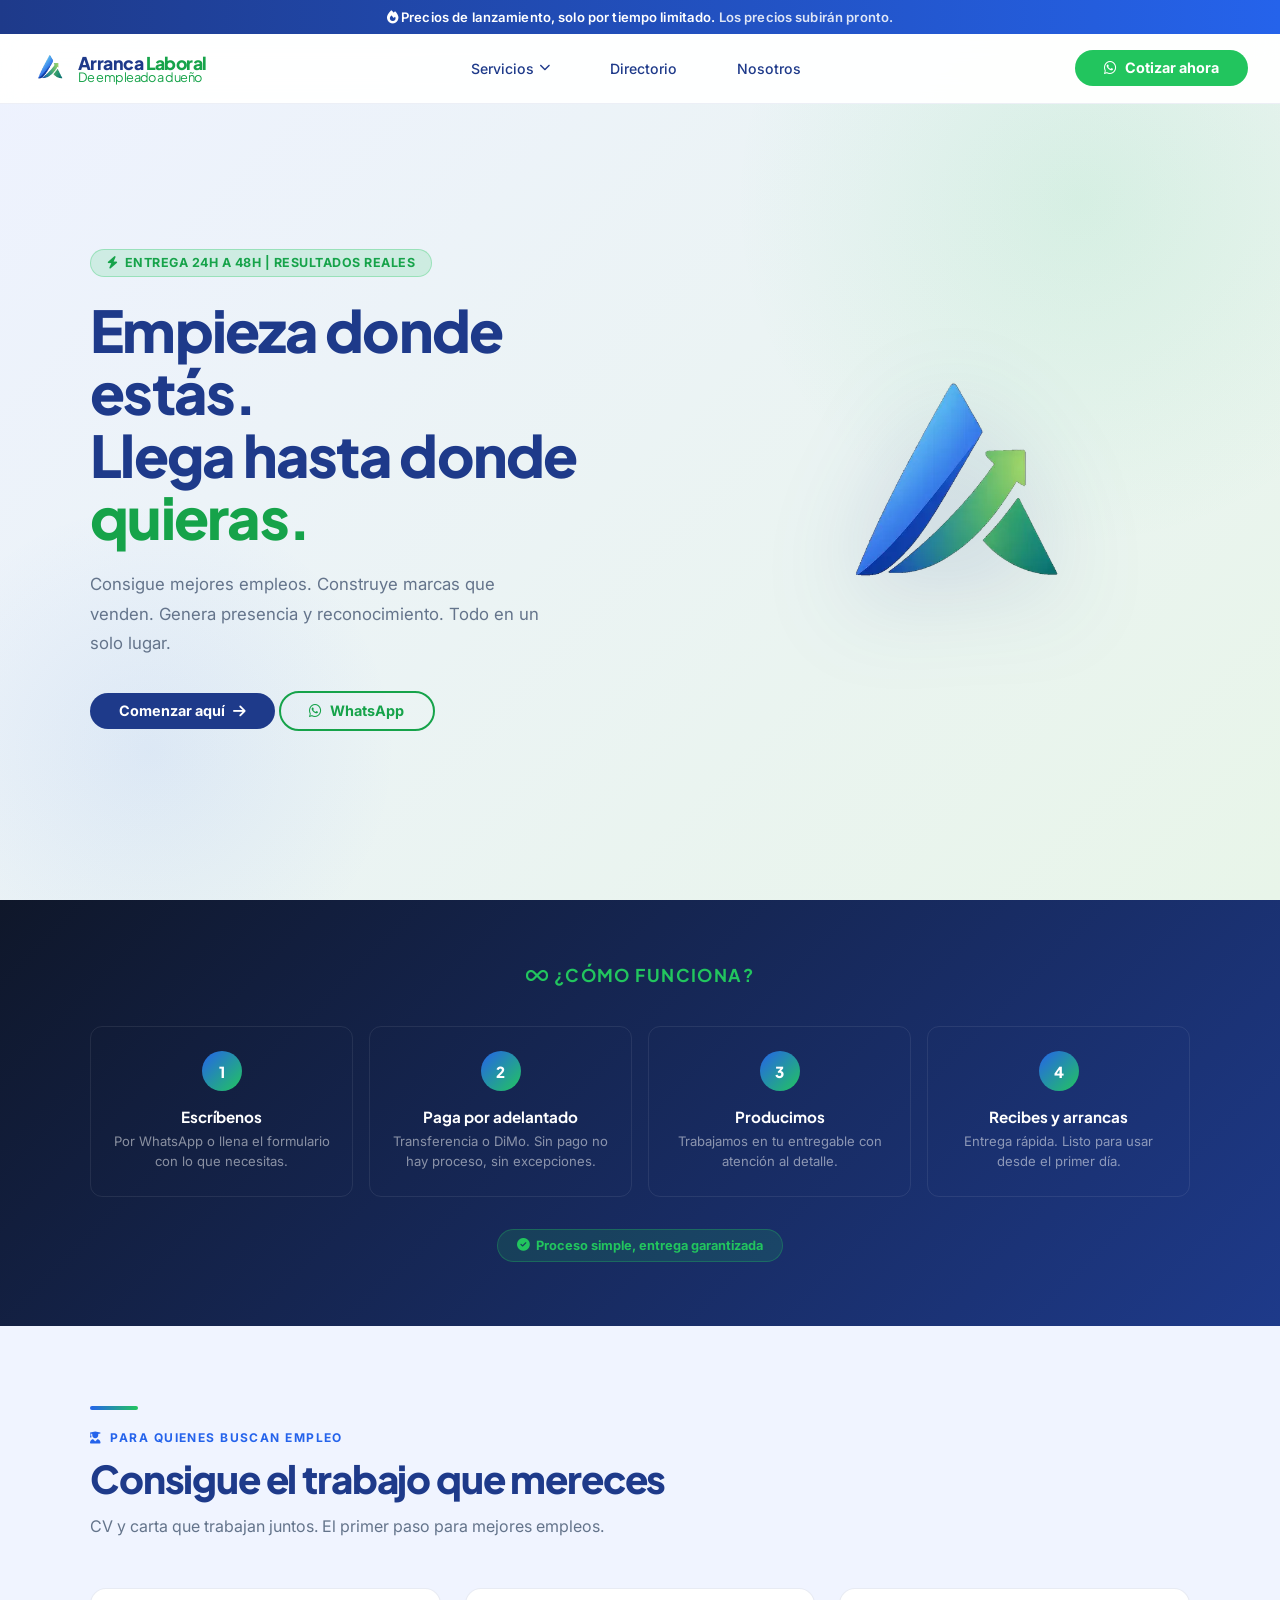
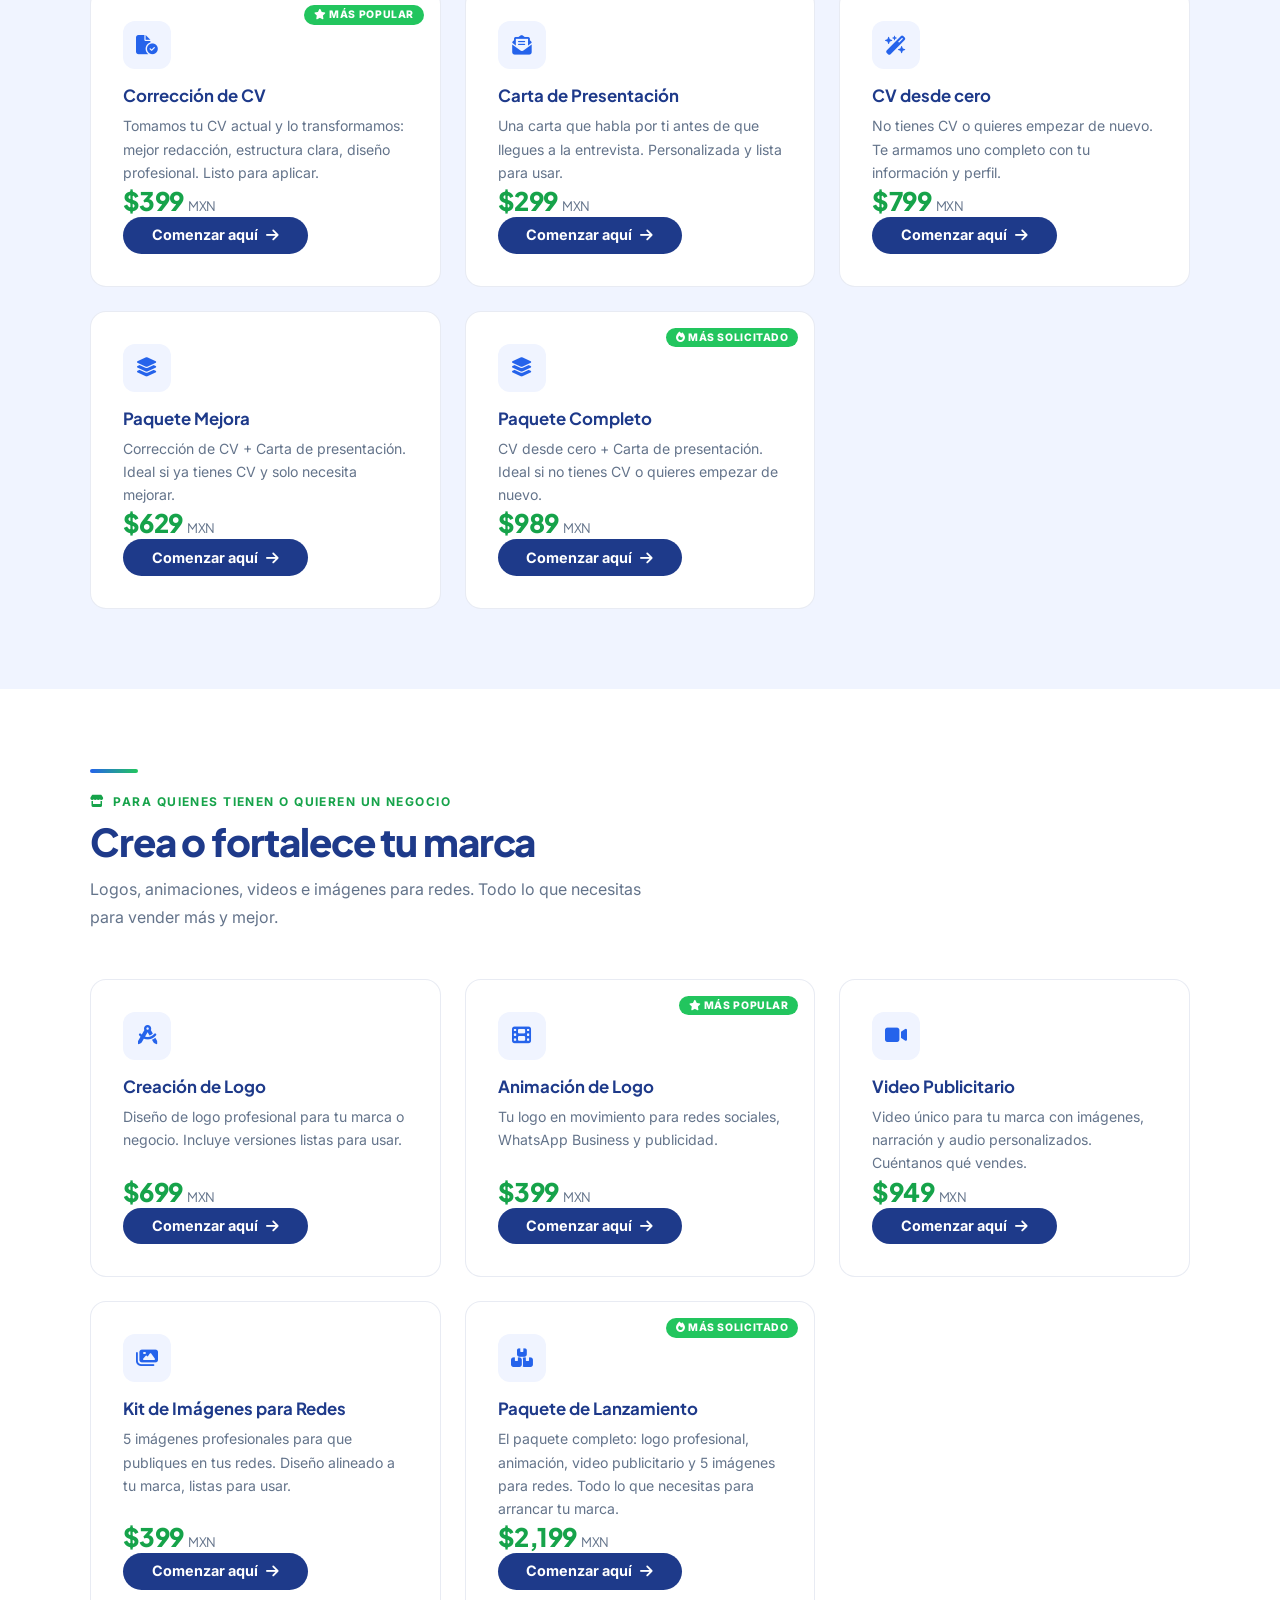
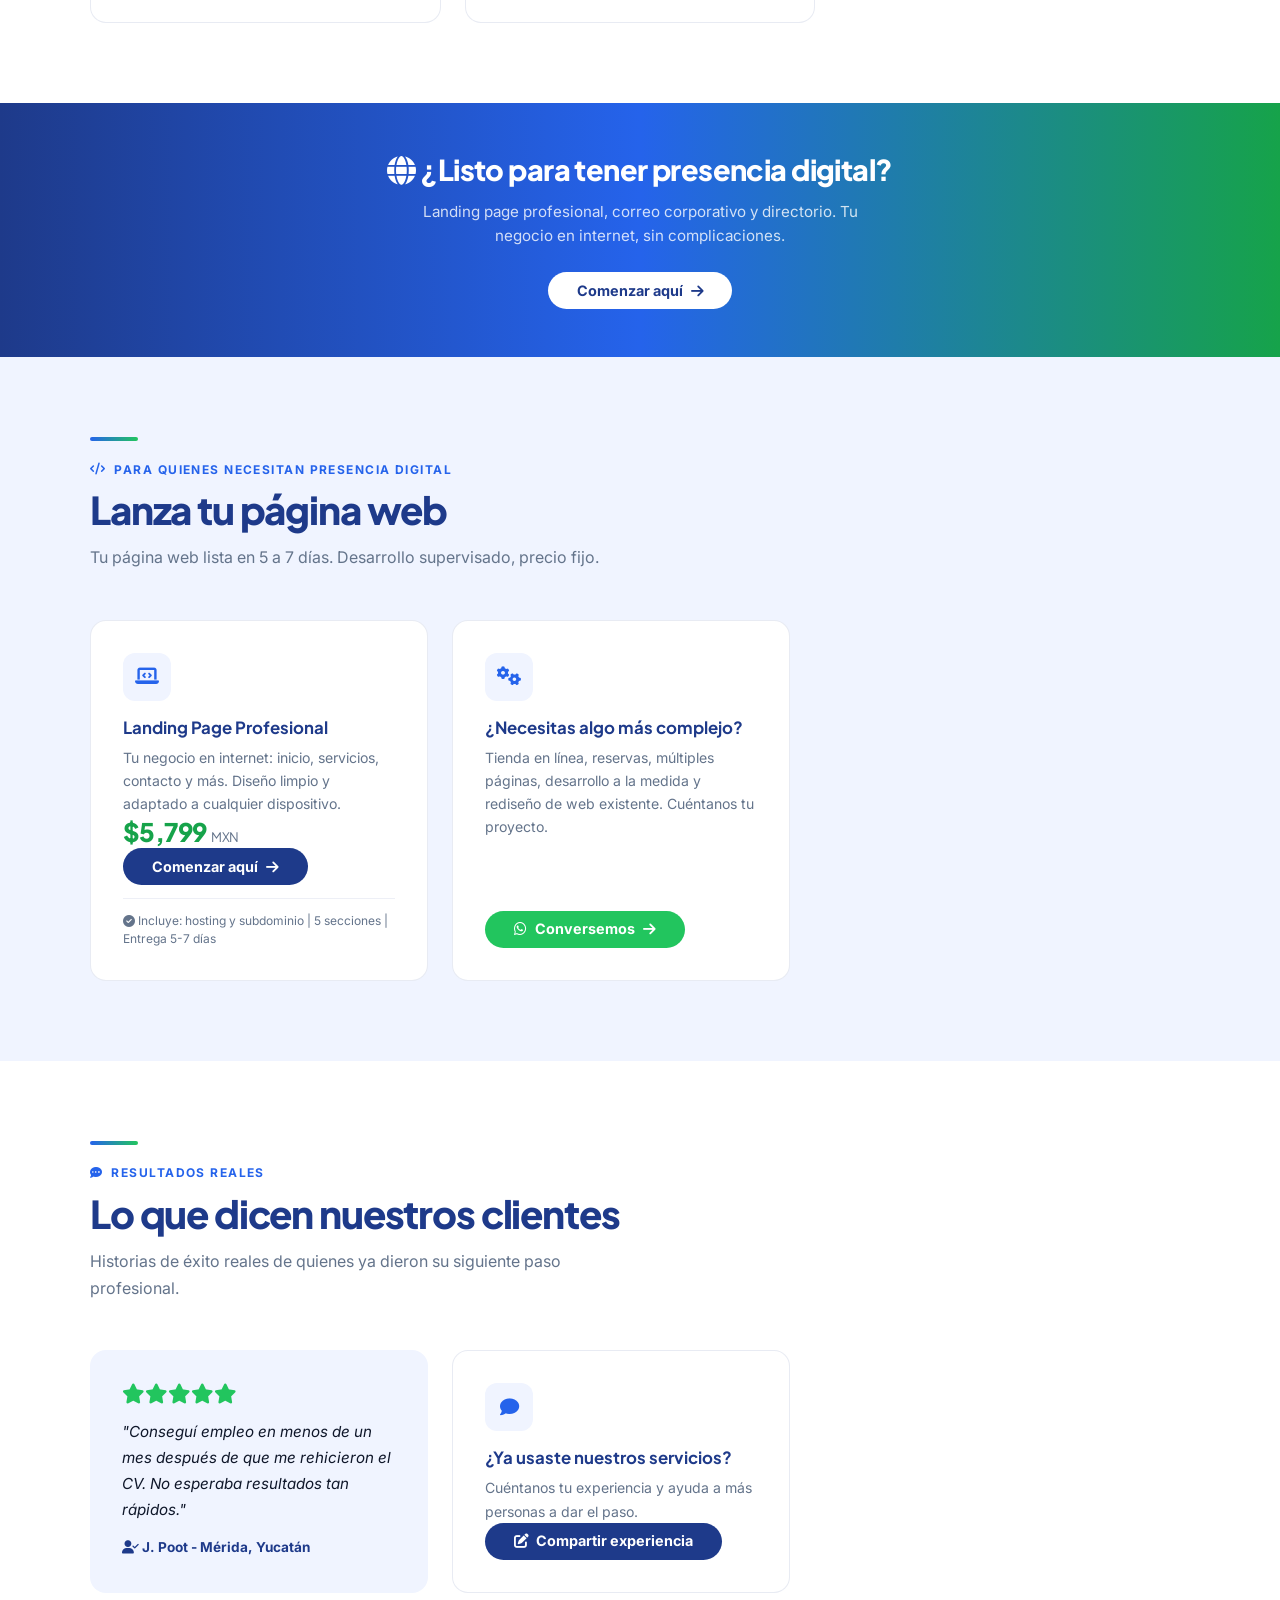
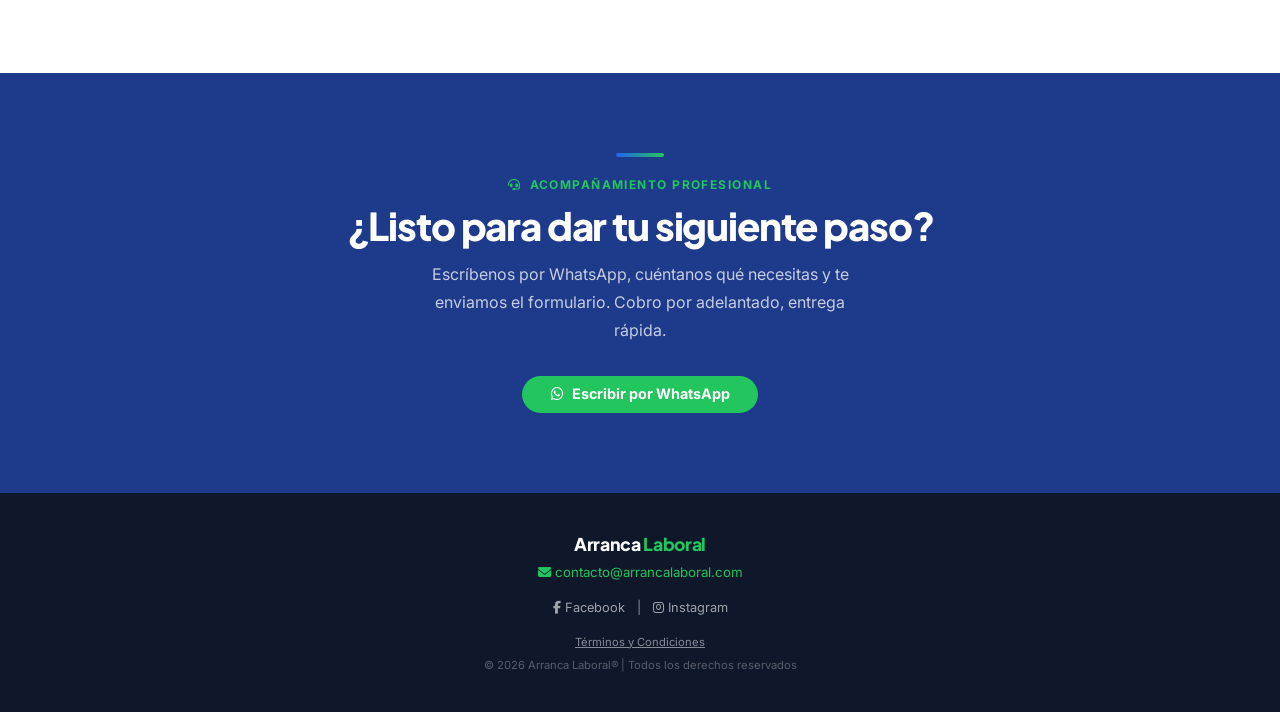
<file: index.html>
<!DOCTYPE html>
<html lang="es">

<head>
  <meta charset="UTF-8" />
  <meta name="viewport" content="width=device-width, initial-scale=1.0" />
  <title>Arranca Laboral - De empleado a dueño</title>
  <meta name="description"
    content="De empleado a dueño. Te acompañamos desde donde estás hasta donde quieres llegar. Consigue mejores empleos, construye marcas que venden, genera presencia y reconocimiento.">
  <link rel="icon" type="image/png" href="img/favicon-64x64.png">
  <!-- FONTAWESOME -->
  <link rel="stylesheet" href="https://cdnjs.cloudflare.com/ajax/libs/font-awesome/6.4.0/css/all.min.css">
  <!-- GOOGLE FONTS -->
  <link
    href="https://fonts.googleapis.com/css2?family=Plus+Jakarta+Sans:wght@400;500;600;700;800&family=Inter:wght@300;400;500;600&display=swap"
    rel="stylesheet" />
  <!-- CSS GLOBAL -->
  <link rel="stylesheet" href="css/core/variables.css">
  <link rel="stylesheet" href="css/core/layout.css">
  <link rel="stylesheet" href="css/core/ui.css">
  <link rel="stylesheet" href="css/pages/index.css">
</head>

<body>

  <!-- BANNER GLOBAL -->
  <div id="banner-placeholder"></div>

  <!-- NAVBAR GLOBAL -->
  <div id="navbar-placeholder"></div>

  <!-- CONTENIDO ÚNICO DE INDEX -->

  <!-- HERO -->
  <section class="hero">
    <div class="hero-inner">
      <div>
        <div class="hero-badge"><i class="fas fa-bolt"></i> Entrega 24h a 48h | Resultados reales</div>
        <h1>Empieza donde estás.<br>Llega hasta donde <span>quieras.</span></h1>
        <p class="hero-sub">Consigue mejores empleos. Construye marcas que venden. Genera presencia y reconocimiento.
          Todo en un solo lugar.</p>
        <div class="hero-btns">
          <a href="#b2c" class="btn-primary">Comenzar aquí <i class="fas fa-arrow-right"></i></a>
          <a href="https://wa.me/529992223432" target="_blank" class="btn-secondary-green"><i
              class="fab fa-whatsapp"></i>
            WhatsApp</a>
        </div>
      </div>
      <div class="hero-visual">
        <img src="img/logo-arranca.webp" alt="Arranca Laboral">
      </div>
    </div>
  </section>

  <!-- CÓMO FUNCIONA -->
  <div class="como-funciona">
    <div class="como-inner">
      <h2><i class="fas fa-infinity"></i> ¿Cómo funciona?</h2>
      <div class="pasos">
        <div class="paso">
          <div class="paso-num">1</div>
          <h3>Escríbenos</h3>
          <p>Por WhatsApp o llena el formulario con lo que necesitas.</p>
        </div>
        <div class="paso">
          <div class="paso-num">2</div>
          <h3>Paga por adelantado</h3>
          <p>Transferencia o DiMo. Sin pago no hay proceso, sin excepciones.</p>
        </div>
        <div class="paso">
          <div class="paso-num">3</div>
          <h3>Producimos</h3>
          <p>Trabajamos en tu entregable con atención al detalle.</p>
        </div>
        <div class="paso">
          <div class="paso-num">4</div>
          <h3>Recibes y arrancas</h3>
          <p>Entrega rápida. Listo para usar desde el primer día.</p>
        </div>
      </div>
      <div class="adelanto-tag"><i class="fas fa-check-circle"></i> Proceso simple, entrega garantizada</div>
    </div>
  </div>

   <!-- ANCLA PARA "VER TODOS LOS SERVICIOS" (MENÚ MÓVIL) -->
  <div id="servicios" style="scroll-margin-top: 80px;"></div>

  <!-- B2C - EMPLEO -->
  <section id="b2c" style="background:var(--gris-claro);">
    <div class="section-inner">
      <span class="section-tag azul"><i class="fas fa-user-graduate"></i> Para quienes buscan empleo</span>
      <h2 class="section-title">Consigue el trabajo que mereces</h2>
      <p class="section-desc">CV y carta que trabajan juntos. El primer paso para mejores empleos.</p>
      <div class="cards-grid">
        <!-- Card 1 -->
        <div class="card">
          <span class="popular-badge"><i class="fas fa-star"></i> Más popular</span>
          <div class="card-icon"><i class="fas fa-file-circle-check"></i></div>
          <div class="card-title">Corrección de CV</div>
          <div class="card-desc">Tomamos tu CV actual y lo transformamos: mejor redacción, estructura clara, diseño
            profesional. Listo para aplicar.</div>
          <div class="card-price">$399 <span>MXN</span></div>
          <a href="https://docs.google.com/forms/d/e/1FAIpQLScqy_-7txO278thO1rgDuMpmiOuJnyUR1Md4kkzuKA3o6E8lg/viewform?usp=pp_url&entry.353712109=Correcci%C3%B3n+de+CV+$399+MXN"
            target="_blank" class="btn-primary">Comenzar aquí <i class="fas fa-arrow-right"></i></a>
        </div>
        <!-- Card 2 -->
        <div class="card">
          <div class="card-icon"><i class="fas fa-envelope-open-text"></i></div>
          <div class="card-title">Carta de Presentación</div>
          <div class="card-desc">Una carta que habla por ti antes de que llegues a la entrevista. Personalizada y lista
            para usar.</div>
          <div class="card-price">$299 <span>MXN</span></div>
          <a href="https://docs.google.com/forms/d/e/1FAIpQLScqy_-7txO278thO1rgDuMpmiOuJnyUR1Md4kkzuKA3o6E8lg/viewform?usp=pp_url&entry.353712109=Carta+de+Presentaci%C3%B3n+$299+MXN"
            target="_blank" class="btn-primary">Comenzar aquí <i class="fas fa-arrow-right"></i></a>
        </div>
        <!-- Card 3 -->
        <div class="card">
          <div class="card-icon"><i class="fas fa-wand-magic-sparkles"></i></div>
          <div class="card-title">CV desde cero</div>
          <div class="card-desc">No tienes CV o quieres empezar de nuevo. Te armamos uno completo con tu información y
            perfil.</div>
          <div class="card-price">$799 <span>MXN</span></div>
          <a href="https://docs.google.com/forms/d/e/1FAIpQLScqy_-7txO278thO1rgDuMpmiOuJnyUR1Md4kkzuKA3o6E8lg/viewform?usp=pp_url&entry.353712109=CV+desde+cero+$799+MXN"
            target="_blank" class="btn-primary">Comenzar aquí <i class="fas fa-arrow-right"></i></a>
        </div>
        <!-- Card 4 - Paquete Mejora -->
        <div class="card">
          <div class="card-icon"><i class="fas fa-layer-group"></i></div>
          <div class="card-title">Paquete Mejora</div>
          <div class="card-desc">Corrección de CV + Carta de presentación. Ideal si ya tienes CV y solo necesita
            mejorar.</div>
          <div class="card-price">$629 <span>MXN</span></div>
          <a href="https://docs.google.com/forms/d/e/1FAIpQLScqy_-7txO278thO1rgDuMpmiOuJnyUR1Md4kkzuKA3o6E8lg/viewform?usp=pp_url&entry.353712109=Paquete+Mejora+$629+MXN"
            class="btn-primary">Comenzar aquí <i class="fas fa-arrow-right"></i></a>
        </div>
        <!-- Card 5 - Paquete Completo -->
        <div class="card">
          <span class="popular-badge"><i class="fas fa-fire"></i> Más solicitado</span>
          <div class="card-icon"><i class="fas fa-layer-group"></i></div>
          <div class="card-title">Paquete Completo</div>
          <div class="card-desc">CV desde cero + Carta de presentación. Ideal si no tienes CV o quieres empezar de
            nuevo.</div>
          <div class="card-price">$989 <span>MXN</span></div>
          <a href="https://docs.google.com/forms/d/e/1FAIpQLScqy_-7txO278thO1rgDuMpmiOuJnyUR1Md4kkzuKA3o6E8lg/viewform?usp=pp_url&entry.353712109=Paquete+Completo+$989+MXN"
            class="btn-primary">Comenzar aquí <i class="fas fa-arrow-right"></i></a>
        </div>
      </div>
    </div>
  </section>

  <!-- B2B - NEGOCIOS -->
  <section id="b2b">
    <div class="section-inner">
      <span class="section-tag verde"><i class="fas fa-store"></i> Para quienes tienen o quieren un negocio</span>
      <h2 class="section-title">Crea o fortalece tu marca</h2>
      <p class="section-desc">Logos, animaciones, videos e imágenes para redes. Todo lo que necesitas para vender más y
        mejor.</p>
      <div class="cards-grid">
        <div class="card">
          <div class="card-icon"><i class="fas fa-drafting-compass"></i></div>
          <div class="card-title">Creación de Logo</div>
          <div class="card-desc">Diseño de logo profesional para tu marca o negocio. Incluye versiones listas para usar.
          </div>
          <div class="card-price">$699 <span>MXN</span></div>
          <a href="https://docs.google.com/forms/d/e/1FAIpQLScWWjEuGQWxird23jo4RIaEuBFD_E7UcgT2BbSgU0uqc7XLtA/viewform?usp=pp_url&entry.1539753167=Creaci%C3%B3n+de+Logo+$699+MXN"
            target="_blank" class="btn-primary">Comenzar aquí <i class="fas fa-arrow-right"></i></a>
        </div>
        <div class="card">
          <span class="popular-badge"><i class="fas fa-star"></i> Más popular</span>
          <div class="card-icon"><i class="fas fa-film"></i></div>
          <div class="card-title">Animación de Logo</div>
          <div class="card-desc">Tu logo en movimiento para redes sociales, WhatsApp Business y publicidad.</div>
          <div class="card-price">$399 <span>MXN</span></div>
          <a href="https://docs.google.com/forms/d/e/1FAIpQLScWWjEuGQWxird23jo4RIaEuBFD_E7UcgT2BbSgU0uqc7XLtA/viewform?usp=pp_url&entry.1539753167=Animaci%C3%B3n+de+Logo+$399+MXN"
            target="_blank" class="btn-primary">Comenzar aquí <i class="fas fa-arrow-right"></i></a>
        </div>
        <div class="card">
          <div class="card-icon"><i class="fas fa-video"></i></div>
          <div class="card-title">Video Publicitario</div>
          <div class="card-desc">Video único para tu marca con imágenes, narración y audio personalizados. Cuéntanos qué
            vendes.</div>
          <div class="card-price">$949 <span>MXN</span></div>
          <a href="https://docs.google.com/forms/d/e/1FAIpQLScWWjEuGQWxird23jo4RIaEuBFD_E7UcgT2BbSgU0uqc7XLtA/viewform?usp=pp_url&entry.1539753167=Video+Publicitario+$949+MXN"
            target="_blank" class="btn-primary">Comenzar aquí <i class="fas fa-arrow-right"></i></a>
        </div>
        <div class="card">
          <div class="card-icon"><i class="fas fa-images"></i></div>
          <div class="card-title">Kit de Imágenes para Redes</div>
          <div class="card-desc">5 imágenes profesionales para que publiques en tus redes. Diseño alineado a tu marca,
            listas para usar.</div>
          <div class="card-price">$399 <span>MXN</span></div>
          <a href="https://docs.google.com/forms/d/e/1FAIpQLScWWjEuGQWxird23jo4RIaEuBFD_E7UcgT2BbSgU0uqc7XLtA/viewform?usp=pp_url&entry.1539753167=Kit+de+Im%C3%A1genes+para+Redes+$399+MXN"
            class="btn-primary">Comenzar aquí <i class="fas fa-arrow-right"></i></a>
        </div>
        <div class="card">
          <span class="popular-badge"><i class="fas fa-fire"></i> Más solicitado</span>
          <div class="card-icon"><i class="fas fa-boxes"></i></div>
          <div class="card-title">Paquete de Lanzamiento</div>
          <div class="card-desc">El paquete completo: logo profesional, animación, video publicitario y 5 imágenes para
            redes. Todo lo que necesitas para arrancar tu marca.</div>
          <div class="card-price">$2,199 <span>MXN</span></div>
          <a href="https://docs.google.com/forms/d/e/1FAIpQLScWWjEuGQWxird23jo4RIaEuBFD_E7UcgT2BbSgU0uqc7XLtA/viewform?usp=pp_url&entry.1539753167=Paquete+de+Lanzamiento+$2,199+MXN"
            class="btn-primary">Comenzar aquí <i class="fas fa-arrow-right"></i></a>
        </div>
      </div>
    </div>
  </section>

  <!-- DIVIDER -->
  <div class="divider">
    <h2><i class="fas fa-globe"></i> ¿Listo para tener presencia digital?</h2>
    <p>Landing page profesional, correo corporativo y directorio. Tu negocio en internet, sin complicaciones.</p>
    <a href="#web" class="btn-white">Comenzar aquí <i class="fas fa-arrow-right"></i></a>
  </div>

  <!-- WEB -->
  <section id="web" style="background:var(--gris-claro);">
    <div class="section-inner">
      <span class="section-tag azul"><i class="fas fa-code"></i> Para quienes necesitan presencia digital</span>
      <h2 class="section-title">Lanza tu página web</h2>
      <p class="section-desc">Tu página web lista en 5 a 7 días. Desarrollo supervisado, precio fijo.</p>
      <div class="cards-grid" style="max-width:700px;">
        <div class="card">
          <div class="card-icon"><i class="fas fa-laptop-code"></i></div>
          <div class="card-title">Landing Page Profesional</div>
          <div class="card-desc">Tu negocio en internet: inicio, servicios, contacto y más. Diseño limpio y adaptado a
            cualquier dispositivo.</div>
          <div class="card-price">$5,799 <span>MXN</span></div>
          <a href="https://docs.google.com/forms/d/e/1FAIpQLSdB310qL2nNBHg_MzxsWNM5OCA0gtNXXWSe-gAd0qvFJY3dGQ/viewform?usp=header"
            target="_blank" class="btn-primary">Comenzar aquí <i class="fas fa-arrow-right"></i></a>
          <div class="card-limite"><i class="fas fa-check-circle"></i> Incluye: hosting y subdominio | 5 secciones |
            Entrega 5-7 días</div>
        </div>
        <div class="card">
          <div class="card-icon"><i class="fas fa-cogs"></i></div>
          <div class="card-title">¿Necesitas algo más complejo?</div>
          <div class="card-desc">Tienda en línea, reservas, múltiples páginas, desarrollo a la medida y rediseño de web
            existente. Cuéntanos tu proyecto.</div>
          <a href="https://wa.me/529992223432" target="_blank" class="btn-wa">
            <i class="fab fa-whatsapp"></i> Conversemos <i class="fas fa-arrow-right"></i>
          </a>
        </div>
      </div>
    </div>
  </section>

  <!-- TESTIMONIOS -->
  <section id="testimonios" style="background:var(--blanco);">
    <div class="section-inner">
      <span class="section-tag azul"><i class="fas fa-comment-dots"></i> Resultados reales</span>
      <h2 class="section-title">Lo que dicen nuestros clientes</h2>
      <p class="section-desc">Historias de éxito reales de quienes ya dieron su siguiente paso profesional.</p>
      <div class="cards-grid" style="max-width:700px;">
        <div class="card" style="background:var(--gris-claro);border:none;">
          <div style="font-size:1.25rem;margin-bottom:0.8rem;color:var(--verde);"><i class="fas fa-star"></i><i
              class="fas fa-star"></i><i class="fas fa-star"></i><i class="fas fa-star"></i><i class="fas fa-star"></i>
          </div>
          <p style="font-size:0.95rem;color:var(--negro);line-height:1.7;font-style:italic;margin-bottom:1rem;">
            "Conseguí empleo en menos de un mes después de que me rehicieron el CV. No esperaba resultados tan rápidos."
          </p>
          <p style="font-size:0.85rem;font-weight:700;color:var(--azul);"><i class="fas fa-user-check"></i> J. Poot -
            Mérida, Yucatán</p>
        </div>
        <div class="card">
          <div class="card-icon"><i class="fas fa-comment"></i></div>
          <div class="card-title">¿Ya usaste nuestros servicios?</div>
          <div class="card-desc">Cuéntanos tu experiencia y ayuda a más personas a dar el paso.</div>
          <a href="https://docs.google.com/forms/d/e/1FAIpQLSfMIS6MCdSuGMRQFNTJ1nfgLmaBw3YGnYC3L_Rms_YzgWn14w/viewform?usp=header"
            target="_blank" class="btn-primary"><i class="fas fa-edit"></i> Compartir experiencia</a>
        </div>
      </div>
    </div>
  </section>

  <!-- CONTACTO -->
  <section id="contacto" style="background:var(--azul);color:var(--blanco);text-align:center;">
    <div class="section-inner">
      <span class="section-tag" style="color:var(--verde);"><i class="fas fa-headset"></i> Acompañamiento
        profesional</span>
      <h2 class="section-title" style="color:var(--blanco);text-align:center;">¿Listo para dar tu siguiente paso?</h2>
      <p style="color:rgba(255,255,255,0.75);max-width:460px;margin:0 auto 2rem;line-height:1.75;">Escríbenos por
        WhatsApp, cuéntanos qué necesitas y te enviamos el formulario. Cobro por adelantado, entrega rápida.</p>
      <a href="https://wa.me/529992223432" target="_blank" class="btn-wa">
        <i class="fab fa-whatsapp"></i> Escribir por WhatsApp
      </a>
    </div>
  </section>

  <!-- FOOTER GLOBAL -->
  <div id="footer-placeholder"></div>

  <!-- COMPONENTES GLOBALES JS -->
  <script src="js/layout.js"></script>
</body>

</html>
</file>
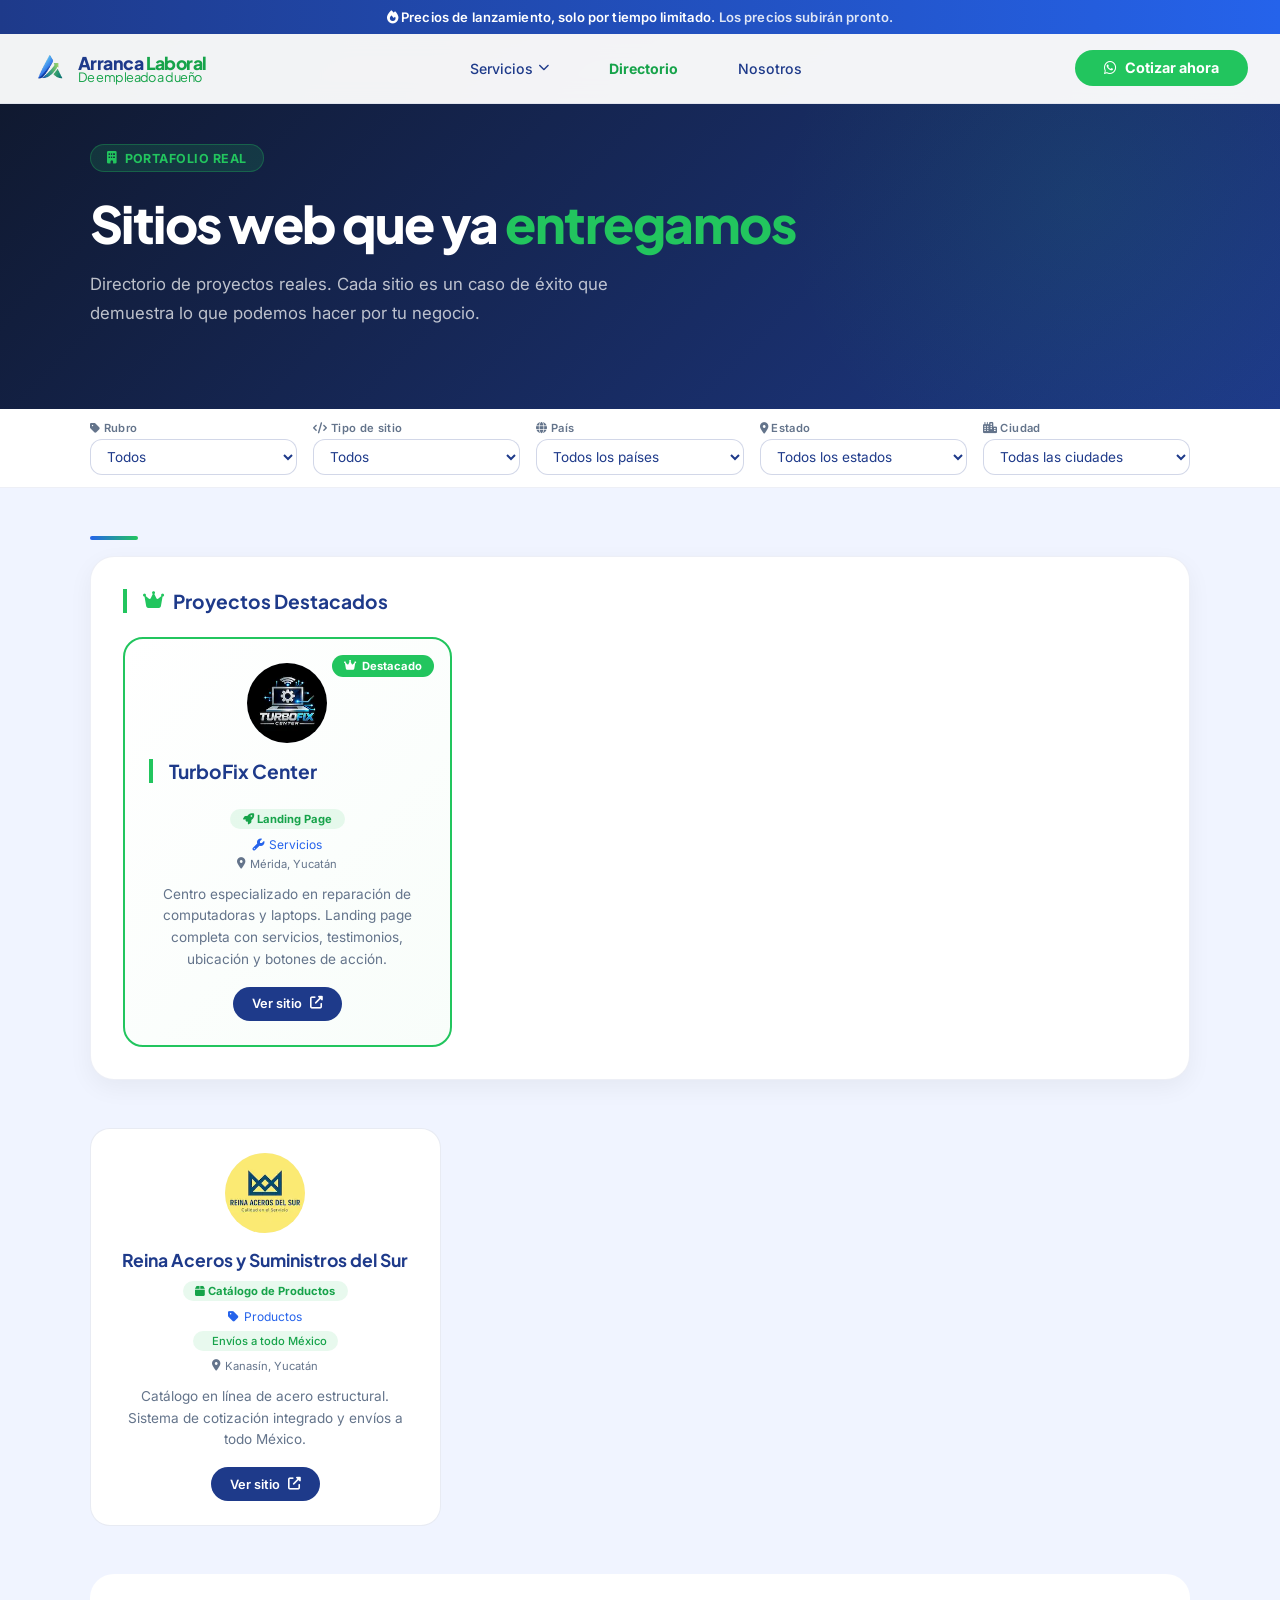
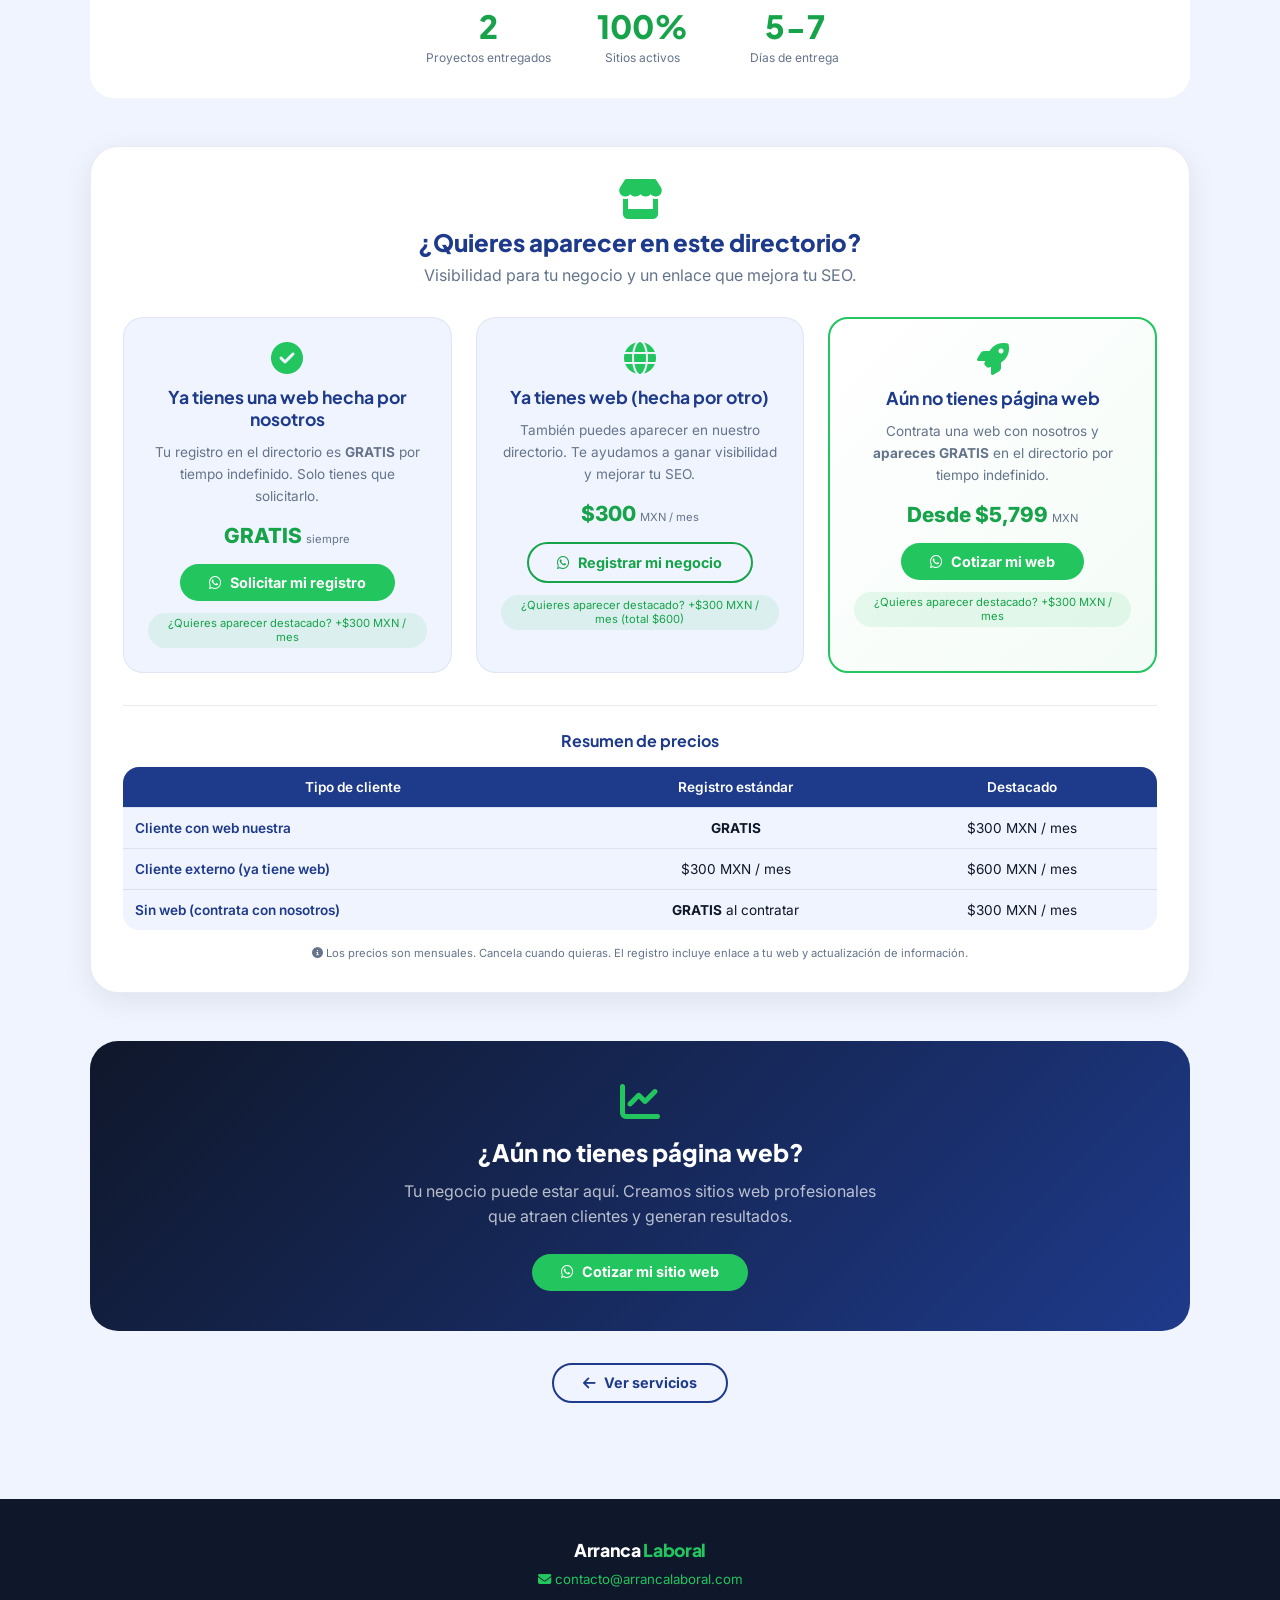
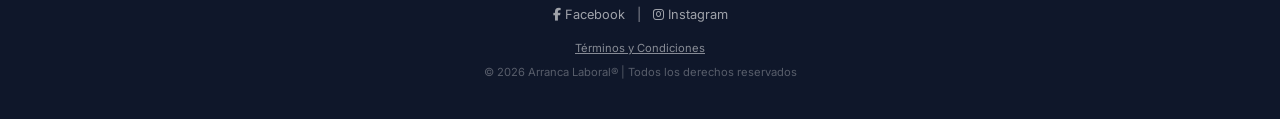
<file: directorio.html>
<!DOCTYPE html>
<html lang="es">

<head>
  <meta charset="UTF-8" />
  <meta name="viewport" content="width=device-width, initial-scale=1.0" />
  <title>Directorio de Negocios - Arranca Laboral</title>
  <meta name="description"
    content="Directorio de sitios web profesionales creados por Arranca Laboral. Landing pages, catálogos, e-commerce y más.">
  <meta name="keywords" content="directorio, sitios web, landing pages, negocios, México">
  <meta name="author" content="Arranca Laboral">
  <link rel="icon" type="image/png" href="img/favicon-64x64.png">
  <link rel="stylesheet" href="https://cdnjs.cloudflare.com/ajax/libs/font-awesome/6.4.0/css/all.min.css">
  <link
    href="https://fonts.googleapis.com/css2?family=Plus+Jakarta+Sans:wght@400;500;600;700;800&family=Inter:wght@300;400;500;600&display=swap"
    rel="stylesheet" />
  <link rel="stylesheet" href="css/core/variables.css">
  <link rel="stylesheet" href="css/core/layout.css">
  <link rel="stylesheet" href="css/core/ui.css">
  <link rel="stylesheet" href="css/pages/directorio.css">
</head>

<body>

  <!-- BANNER GLOBAL -->
  <div id="banner-placeholder"></div>

  <!-- NAVBAR GLOBAL -->
  <div id="navbar-placeholder"></div>

  <!-- CONTENIDO ÚNICO DE DIRECTORIO -->

  <div class="hero-directorio">
    <div class="hero-directorio-inner">
      <div class="hero-tag">
        <i class="fas fa-building"></i> Portafolio real
      </div>
      <h1>Sitios web que ya <span>entregamos</span></h1>
      <p>Directorio de proyectos reales. Cada sitio es un caso de éxito que demuestra lo que podemos hacer por tu
        negocio.</p>
    </div>
  </div>

  <!-- FILTROS CON DROPDOWNS -->
  <div class="filtros-directorio">
    <div class="filtros-inner">

      <div class="filtro-select">
        <label><i class="fas fa-tag"></i> Rubro</label>
        <select id="select-rubro">
          <option value="todos">Todos</option>
          <option value="alimentos">Alimentos</option>
          <option value="productos">Productos</option>
          <option value="servicios">Servicios</option>
          <option value="inmobiliaria">Inmobiliaria</option>
        </select>
      </div>

      <div class="filtro-select">
        <label><i class="fas fa-code"></i> Tipo de sitio</label>
        <select id="select-tipo">
          <option value="todos">Todos</option>
          <option value="landing-page">Landing Page</option>
          <option value="corporativa">Página Corporativa</option>
          <option value="catalogo">Catálogo de Productos</option>
          <option value="ecommerce">E-commerce</option>
          <option value="blog">Blog / Noticias</option>
        </select>
      </div>

      <div class="filtro-select">
        <label><i class="fas fa-globe"></i> País</label>
        <select id="select-pais">
          <option value="todos">Todos</option>
        </select>
      </div>

      <div class="filtro-select" id="grupo-estado" style="display: none;">
        <label><i class="fas fa-map-marker-alt"></i> Estado</label>
        <select id="select-estado">
          <option value="todos">Todos</option>
        </select>
      </div>

      <div class="filtro-select" id="grupo-ciudad" style="display: none;">
        <label><i class="fas fa-city"></i> Ciudad</label>
        <select id="select-ciudad">
          <option value="todos">Todas</option>
        </select>
      </div>

    </div>
  </div>

  <section class="directorio-principal">
    <div class="section-inner">

      <div class="negocios-destacados" id="destacados-section">
        <h3><i class="fas fa-crown" style="color: var(--verde);"></i> Proyectos Destacados</h3>
        <div class="destacados-grid" id="destacados-grid"></div>
      </div>

      <div class="directorio-grid" id="directorio-grid"></div>

      <div class="directorio-stats">
        <div class="stat-item">
          <span class="stat-number" id="total-negocios">0</span>
          <span class="stat-label">Proyectos entregados</span>
        </div>
        <div class="stat-item">
          <span class="stat-number">100%</span>
          <span class="stat-label">Sitios activos</span>
        </div>
        <div class="stat-item">
          <span class="stat-number">5-7</span>
          <span class="stat-label">Días de entrega</span>
        </div>
      </div>

      <!-- ========================================== -->
      <!-- SECCIÓN DE REGISTRO AL DIRECTORIO -->
      <!-- ========================================== -->
      <div class="registro-directorio">
        <div class="registro-header">
          <i class="fas fa-store"></i>
          <h3>¿Quieres aparecer en este directorio?</h3>
          <p>Visibilidad para tu negocio y un enlace que mejora tu SEO.</p>
        </div>

        <div class="registro-opciones">

          <!-- OPCIÓN 1: CLIENTE NUESTRO (GRATIS) -->
          <div class="opcion-card">
            <div class="opcion-icon"><i class="fas fa-check-circle"></i></div>
            <h4>Ya tienes una web hecha por nosotros</h4>
            <p>Tu registro en el directorio es <strong>GRATIS</strong> por tiempo indefinido. Solo tienes que
              solicitarlo.</p>
            <div class="precio">GRATIS <span>siempre</span></div>
            <a href="https://wa.me/529992223432?text=Hola,%20ya%20tengo%20mi%20web%20con%20ustedes,%20quiero%20aparecer%20en%20el%20directorio"
              target="_blank" class="btn-wa">
              <i class="fab fa-whatsapp"></i> <span>Solicitar mi registro</span>
            </a>
            <div class="opcion-nota">¿Quieres aparecer destacado? +$300 MXN / mes</div>
          </div>

          <!-- OPCIÓN 2: CLIENTE EXTERNO (YA TIENE WEB) -->
          <div class="opcion-card">
            <div class="opcion-icon"><i class="fas fa-globe"></i></div>
            <h4>Ya tienes web (hecha por otro)</h4>
            <p>También puedes aparecer en nuestro directorio. Te ayudamos a ganar visibilidad y mejorar tu SEO.</p>
            <div class="precio">$300 <span>MXN / mes</span></div>
            <a href="https://wa.me/529992223432?text=Hola,%20quiero%20registrar%20mi%20negocio%20en%20el%20directorio%20(ya%20tengo%20web)"
              target="_blank" class="btn-secondary-green">
              <i class="fab fa-whatsapp"></i> <span>Registrar mi negocio</span>
            </a>
            <div class="opcion-nota">¿Quieres aparecer destacado? +$300 MXN / mes (total $600)</div>
          </div>

          <!-- OPCIÓN 3: SIN WEB (CONTRATA CON NOSOTROS) -->
          <div class="opcion-card premium">
            <div class="opcion-icon"><i class="fas fa-rocket"></i></div>
            <h4>Aún no tienes página web</h4>
            <p>Contrata una web con nosotros y <strong>apareces GRATIS</strong> en el directorio por tiempo indefinido.
            </p>
            <div class="precio">Desde $5,799 <span>MXN</span></div>
            <a href="https://wa.me/529992223432?text=Hola,%20quiero%20contratar%20una%20web%20y%20aparecer%20en%20el%20directorio"
              target="_blank" class="btn-wa">
              <i class="fab fa-whatsapp"></i> <span>Cotizar mi web</span>
            </a>
            <div class="opcion-nota">¿Quieres aparecer destacado? +$300 MXN / mes</div>
          </div>

        </div>

        <!-- TABLA DE PRECIOS -->
        <div class="registro-tabla">
          <h4>Resumen de precios</h4>
          <table>
            <thead>
              <tr>
                <th>Tipo de cliente</th>
                <th>Registro estándar</th>
                <th>Destacado</th>
              </tr>
            </thead>
            <tbody>
              <tr>
                <td>Cliente con web nuestra</td>
                <td><strong>GRATIS</strong></td>
                <td>$300 MXN / mes</td>
              </tr>
              <tr>
                <td>Cliente externo (ya tiene web)</td>
                <td>$300 MXN / mes</td>
                <td>$600 MXN / mes</td>
              </tr>
              <tr>
                <td>Sin web (contrata con nosotros)</td>
                <td><strong>GRATIS</strong> al contratar</td>
                <td>$300 MXN / mes</td>
              </tr>
            </tbody>
          </table>
          <p class="tabla-nota"><i class="fas fa-info-circle"></i> Los precios son mensuales. Cancela cuando quieras. El
            registro incluye enlace a tu web y actualización de información.</p>
        </div>

      </div>

      <!-- UPGRADE CARD -->
      <div class="upgrade-card">
        <div class="upgrade-content">
          <i class="fas fa-chart-line"></i>
          <h3>¿Aún no tienes página web?</h3>
          <p>Tu negocio puede estar aquí. Creamos sitios web profesionales que atraen clientes y generan resultados.</p>
          <a href="https://wa.me/529992223432?text=Hola,%20quiero%20cotizar%20mi%20página%20web" target="_blank"
            class="btn-wa">
            <i class="fab fa-whatsapp"></i> <span>Cotizar mi sitio web</span>
          </a>
        </div>
      </div>

      <!-- BOTÓN PARA VOLVER A SERVICIOS -->
      <div style="text-align: center; margin: 2rem auto 1rem;">
        <a href="/#b2c" class="btn-secondary">
          <i class="fas fa-arrow-left"></i> Ver servicios</a>
      </div>

    </div>
  </section>

  <div id="footer-placeholder"></div>

  <script src="js/layout.js"></script>
  <script type="module" src="js/directorio.js"></script>
</body>

</html>
</file>
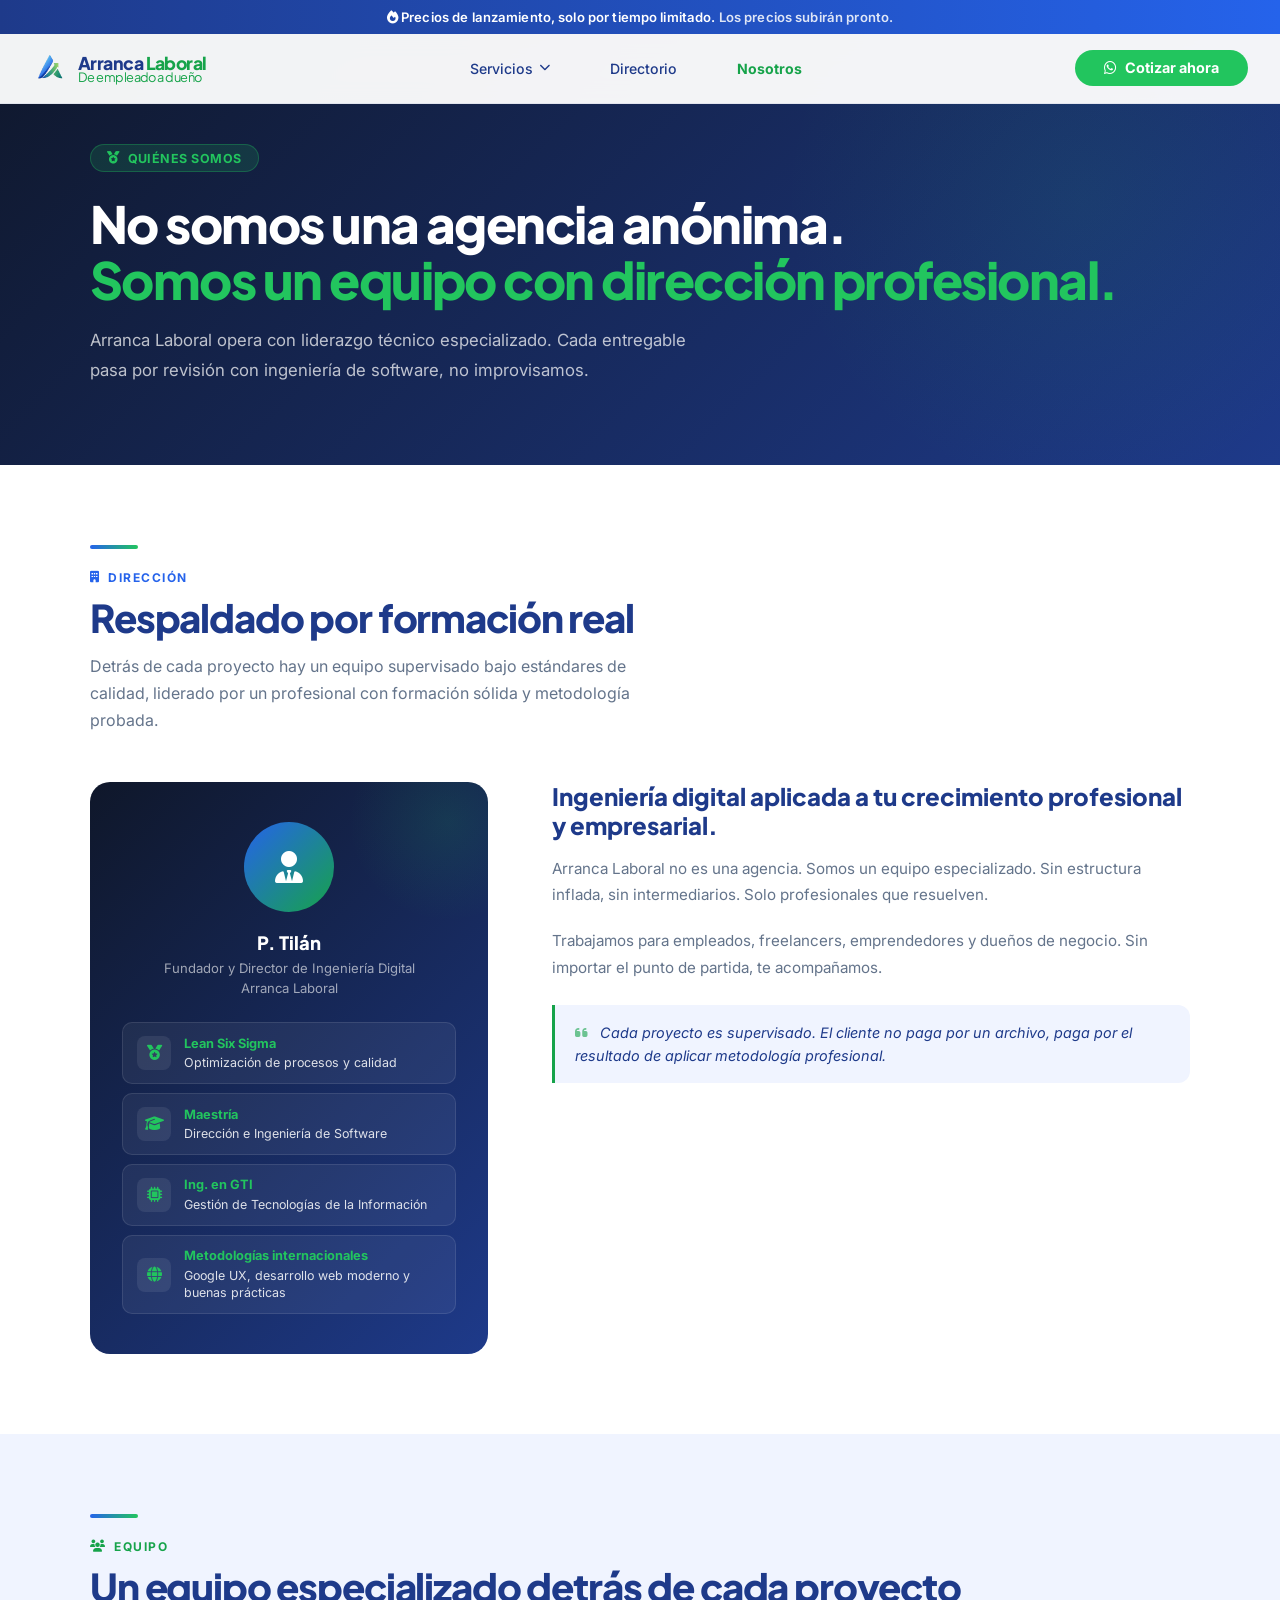
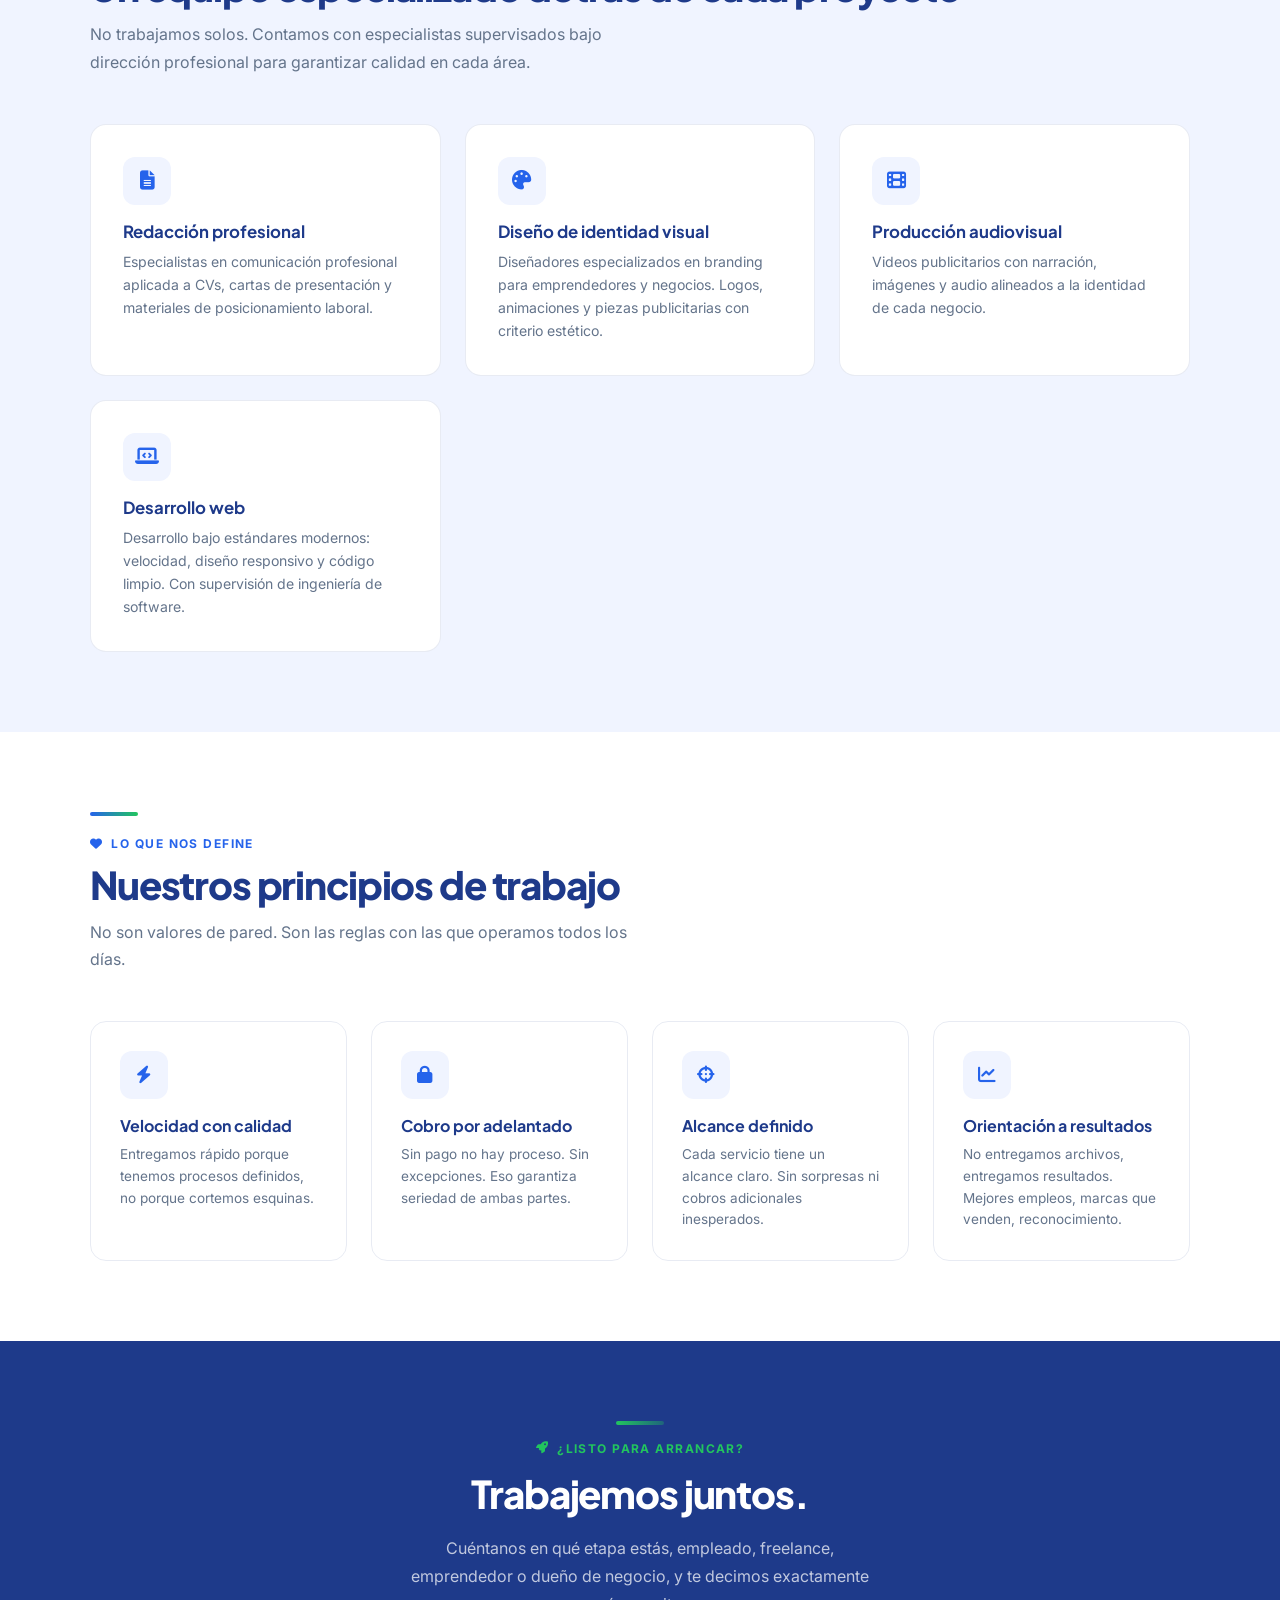
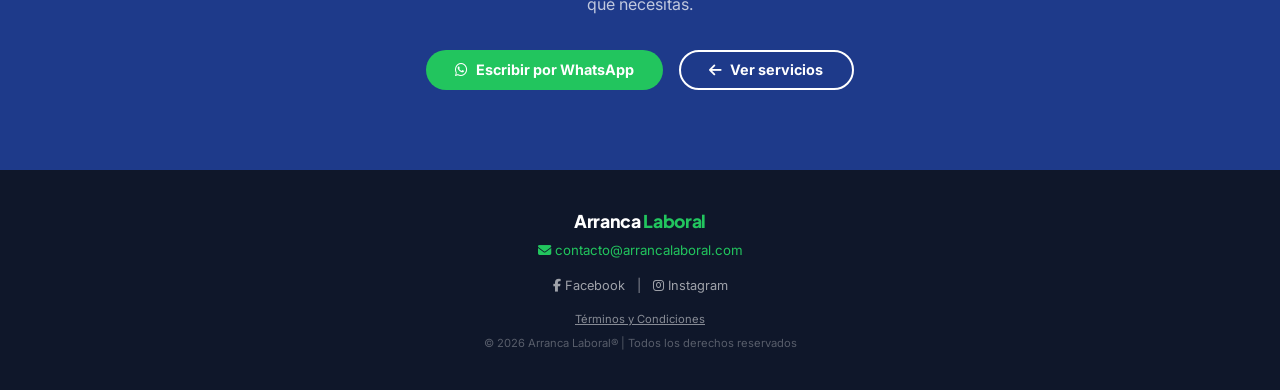
<file: nosotros.html>
<!DOCTYPE html>
<html lang="es">

<head>
  <meta charset="UTF-8" />
  <meta name="viewport" content="width=device-width, initial-scale=1.0" />
  <title>Nosotros - Arranca Laboral</title>
  <meta name="description"
    content="Conoce al equipo detrás de Arranca Laboral. Ingeniería digital con estándares profesionales, metodología y respaldo académico real.">
  <link rel="icon" type="image/png" href="img/favicon-64x64.png">
  <!-- FONTAWESOME -->
  <link rel="stylesheet" href="https://cdnjs.cloudflare.com/ajax/libs/font-awesome/6.4.0/css/all.min.css">
  <!-- GOOGLE FONTS -->
  <link
    href="https://fonts.googleapis.com/css2?family=Plus+Jakarta+Sans:wght@400;500;600;700;800&family=Inter:wght@300;400;500;600&display=swap"
    rel="stylesheet" />
  <!-- CSS GLOBAL -->
  <link rel="stylesheet" href="css/core/variables.css">
  <link rel="stylesheet" href="css/core/layout.css">
  <link rel="stylesheet" href="css/core/ui.css">
  <link rel="stylesheet" href="css/pages/nosotros.css">
</head>

<body>

  <!-- BANNER GLOBAL -->
  <div id="banner-placeholder"></div>

  <!-- NAVBAR GLOBAL -->
  <div id="navbar-placeholder"></div>

  <!-- CONTENIDO ÚNICO DE NOSOTROS -->

  <!-- HERO NOSOTROS -->
  <div class="hero-nosotros">
    <div class="hero-nosotros-inner">
      <div class="hero-tag">
        <i class="fas fa-medal"></i> Quiénes somos
      </div>
      <h1>No somos una agencia anónima.<br><span>Somos un equipo con dirección profesional.</span></h1>
      <p>Arranca Laboral opera con liderazgo técnico especializado. Cada entregable pasa por revisión con ingeniería de
        software, no improvisamos.</p>
    </div>
  </div>

  <!-- DIRECTOR -->
  <section>
    <div class="section-inner">
      <span class="section-tag azul"><i class="fas fa-building"></i> Dirección</span>
      <h2 class="section-title">Respaldado por formación real</h2>
      <p class="section-desc">Detrás de cada proyecto hay un equipo supervisado bajo estándares de calidad, liderado por
        un profesional con formación sólida y metodología probada.</p>

      <div class="director-grid">
        <div class="director-card">
          <div class="director-avatar">
            <i class="fas fa-user-tie"></i>
          </div>
          <div class="director-nombre">P. Tilán</div>
          <div class="director-titulo">Fundador y Director de Ingeniería Digital<br>Arranca Laboral</div>
          <div class="director-badges">
            <div class="badge-cred">
              <div class="badge-cred-icon"><i class="fas fa-medal"></i></div>
              <div class="badge-cred-text">
                <strong>Lean Six Sigma</strong>
                Optimización de procesos y calidad
              </div>
            </div>
            <div class="badge-cred">
              <div class="badge-cred-icon"><i class="fas fa-graduation-cap"></i></div>
              <div class="badge-cred-text">
                <strong>Maestría</strong>
                Dirección e Ingeniería de Software
              </div>
            </div>
            <div class="badge-cred">
              <div class="badge-cred-icon"><i class="fas fa-microchip"></i></div>
              <div class="badge-cred-text">
                <strong>Ing. en GTI</strong>
                Gestión de Tecnologías de la Información
              </div>
            </div>
            <div class="badge-cred">
              <div class="badge-cred-icon"><i class="fas fa-globe"></i></div>
              <div class="badge-cred-text">
                <strong>Metodologías internacionales</strong>
                Google UX, desarrollo web moderno y buenas prácticas
              </div>
            </div>
          </div>
        </div>

        <div class="director-info">
          <h3>Ingeniería digital aplicada a tu crecimiento profesional y empresarial.</h3>
          <p>Arranca Laboral no es una agencia. Somos un equipo especializado. Sin estructura inflada, sin
            intermediarios. Solo profesionales que resuelven.</p>
          <p>Trabajamos para empleados, freelancers, emprendedores y dueños de negocio. Sin importar el punto de
            partida, te acompañamos.</p>
          <div class="director-quote">
            <i class="fas fa-quote-left" style="color:var(--verde-oscuro); margin-right:0.5rem; opacity:0.6;"></i>
            Cada proyecto es supervisado. El cliente no paga por un archivo, paga por el resultado de aplicar
            metodología profesional.
          </div>
        </div>
      </div>
    </div>
  </section>

  <!-- EQUIPO -->
  <section style="background:var(--gris-claro);">
    <div class="section-inner">
      <span class="section-tag verde"><i class="fas fa-users"></i> Equipo</span>
      <h2 class="section-title">Un equipo especializado detrás de cada proyecto</h2>
      <p class="section-desc">No trabajamos solos. Contamos con especialistas supervisados bajo dirección profesional
        para garantizar calidad en cada área.</p>

      <div class="cards-grid">
        <div class="card">
          <div class="card-icon"><i class="fas fa-file-alt"></i></div>
          <div class="card-title">Redacción profesional</div>
          <div class="card-desc">Especialistas en comunicación profesional aplicada a CVs, cartas de presentación y
            materiales de posicionamiento laboral.</div>
        </div>
        <div class="card">
          <div class="card-icon"><i class="fas fa-palette"></i></div>
          <div class="card-title">Diseño de identidad visual</div>
          <div class="card-desc">Diseñadores especializados en branding para emprendedores y negocios. Logos,
            animaciones y piezas publicitarias con criterio estético.</div>
        </div>
        <div class="card">
          <div class="card-icon"><i class="fas fa-film"></i></div>
          <div class="card-title">Producción audiovisual</div>
          <div class="card-desc">Videos publicitarios con narración, imágenes y audio alineados a la identidad de cada
            negocio.</div>
        </div>
        <div class="card">
          <div class="card-icon"><i class="fas fa-laptop-code"></i></div>
          <div class="card-title">Desarrollo web</div>
          <div class="card-desc">Desarrollo bajo estándares modernos: velocidad, diseño responsivo y código limpio. Con
            supervisión de ingeniería de software.</div>
        </div>
      </div>
    </div>
  </section>

  <!-- VALORES -->
  <section>
    <div class="section-inner">
      <span class="section-tag azul"><i class="fas fa-heart"></i> Lo que nos define</span>
      <h2 class="section-title">Nuestros principios de trabajo</h2>
      <p class="section-desc">No son valores de pared. Son las reglas con las que operamos todos los días.</p>

      <div class="valores-grid">
        <div class="valor-card">
          <div class="valor-icon"><i class="fas fa-bolt"></i></div>
          <div class="valor-title">Velocidad con calidad</div>
          <div class="valor-desc">Entregamos rápido porque tenemos procesos definidos, no porque cortemos esquinas.
          </div>
        </div>
        <div class="valor-card">
          <div class="valor-icon"><i class="fas fa-lock"></i></div>
          <div class="valor-title">Cobro por adelantado</div>
          <div class="valor-desc">Sin pago no hay proceso. Sin excepciones. Eso garantiza seriedad de ambas partes.
          </div>
        </div>
        <div class="valor-card">
          <div class="valor-icon"><i class="fas fa-crosshairs"></i></div>
          <div class="valor-title">Alcance definido</div>
          <div class="valor-desc">Cada servicio tiene un alcance claro. Sin sorpresas ni cobros adicionales inesperados.
          </div>
        </div>
        <div class="valor-card">
          <div class="valor-icon"><i class="fas fa-chart-line"></i></div>
          <div class="valor-title">Orientación a resultados</div>
          <div class="valor-desc">No entregamos archivos, entregamos resultados. Mejores empleos, marcas que venden,
            reconocimiento.</div>
        </div>
      </div>
    </div>
  </section>

  <!-- CTA FINAL -->
  <section class="cta-final">
    <div class="section-inner">
      <span class="section-tag"
        style="color:var(--verde); display:flex; justify-content:center; margin-bottom:0.8rem;"><i
          class="fas fa-rocket"></i> ¿Listo para arrancar?</span>
      <h2>Trabajemos juntos.</h2>
      <p>Cuéntanos en qué etapa estás, empleado, freelance, emprendedor o dueño de negocio, y te decimos exactamente qué
        necesitas.</p>
      <div class="cta-btns">
        <a href="https://wa.me/529992223432" target="_blank" class="btn-wa">
          <i class="fab fa-whatsapp"></i> Escribir por WhatsApp
        </a>
        <a href="/" class="btn-secondary-white">
          <i class="fas fa-arrow-left"></i> Ver servicios
        </a>
      </div>
    </div>
  </section>

  <!-- FOOTER GLOBAL -->
  <div id="footer-placeholder"></div>

  <!-- COMPONENTES GLOBALES JS -->
  <script src="js/layout.js"></script>
</body>

</html>
</file>
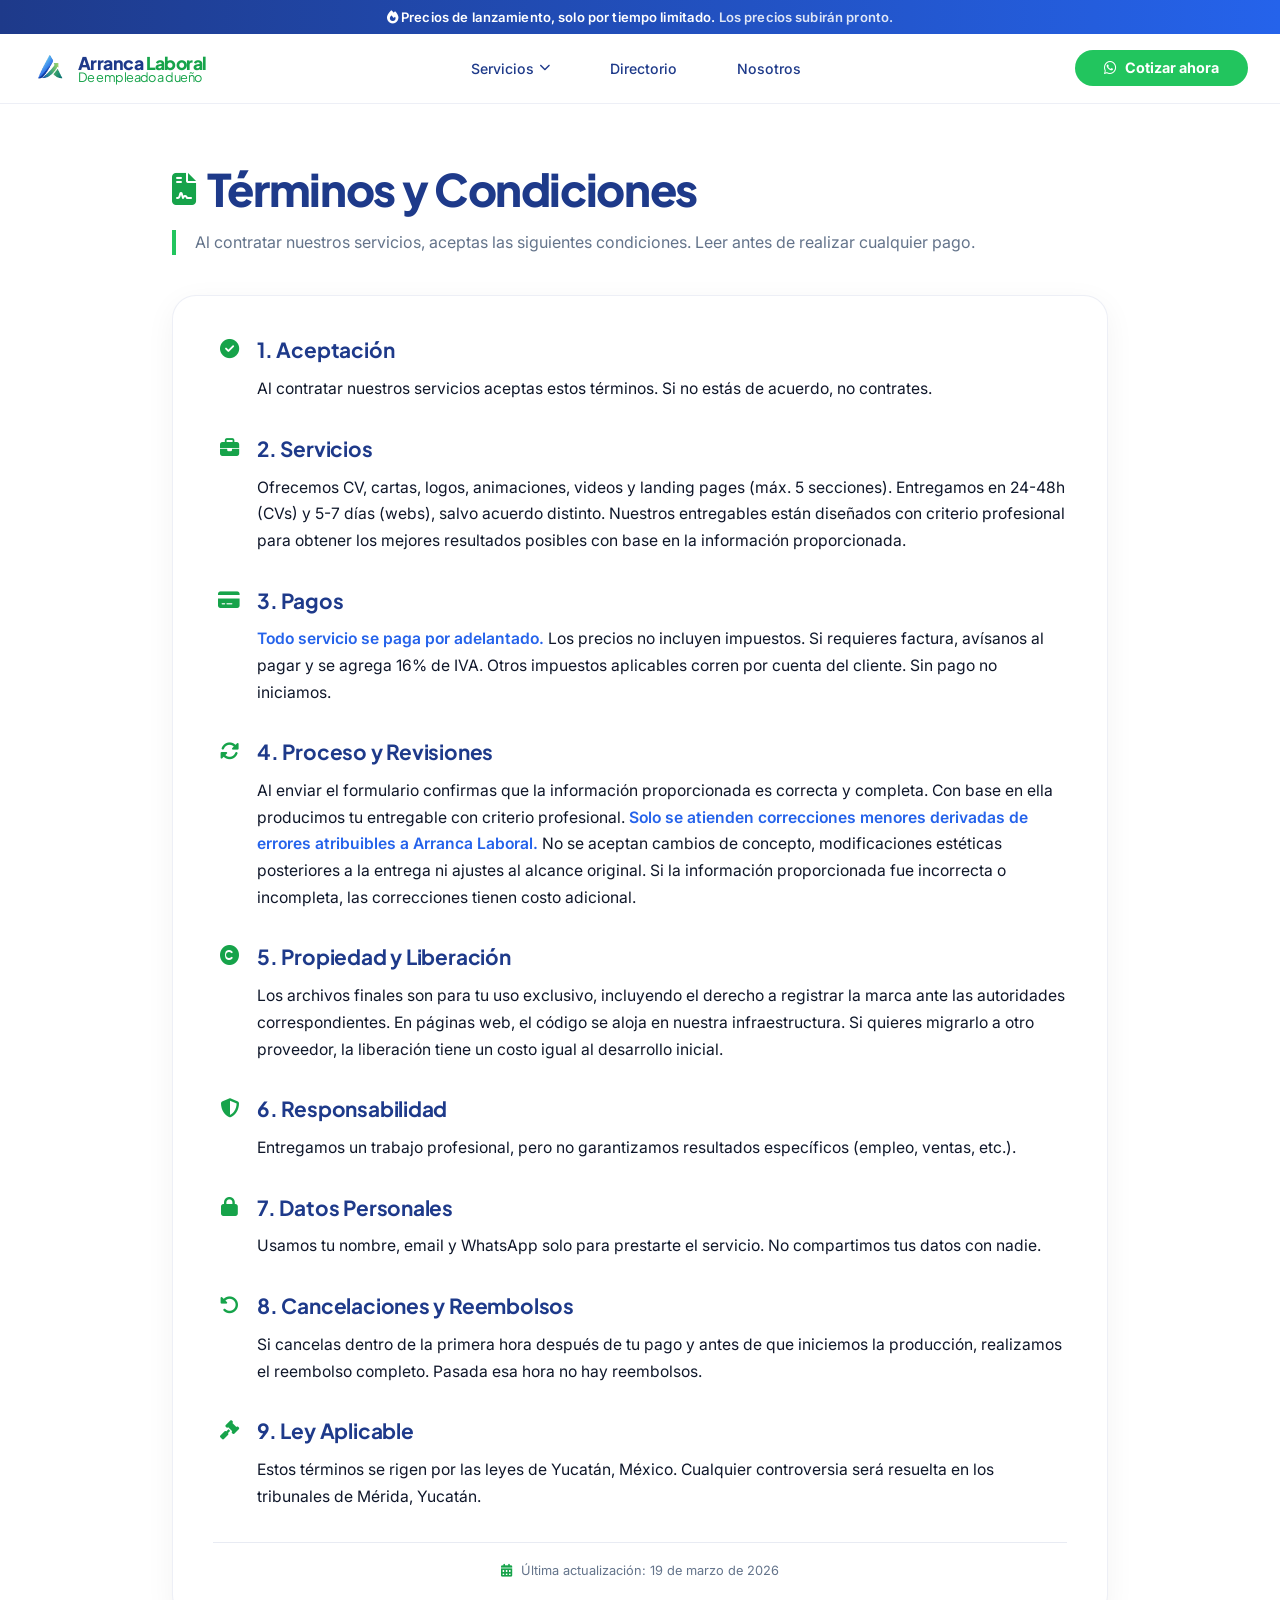
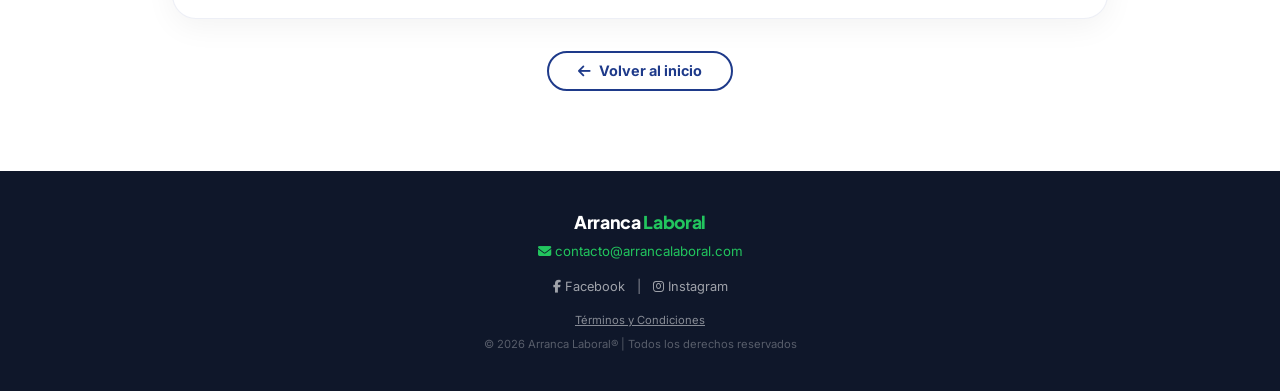
<file: terminos.html>
<!DOCTYPE html>
<html lang="es">

<head>
  <meta charset="UTF-8" />
  <meta name="viewport" content="width=device-width, initial-scale=1.0" />
  <title>Arranca Laboral - Términos y Condiciones</title>
  <meta name="description"
    content="Términos y condiciones de Arranca Laboral. Políticas de pago, entregables, cancelaciones y uso de servicios profesionales.">
  <link rel="icon" type="image/png" href="img/favicon-64x64.png">
  <!-- FONTAWESOME -->
  <link rel="stylesheet" href="https://cdnjs.cloudflare.com/ajax/libs/font-awesome/6.4.0/css/all.min.css">
  <!-- GOOGLE FONTS -->
  <link
    href="https://fonts.googleapis.com/css2?family=Plus+Jakarta+Sans:wght@400;500;600;700;800&family=Inter:wght@300;400;500;600&display=swap"
    rel="stylesheet" />
  <!-- CSS GLOBAL -->
  <link rel="stylesheet" href="css/core/variables.css">
  <link rel="stylesheet" href="css/core/layout.css">
  <link rel="stylesheet" href="css/core/ui.css">
  <link rel="stylesheet" href="css/pages/terminos.css">
</head>

<body>

  <!-- BANNER GLOBAL -->
  <div id="banner-placeholder"></div>

  <!-- NAVBAR GLOBAL -->
  <div id="navbar-placeholder"></div>

  <!-- CONTENIDO ÚNICO DE TÉRMINOS -->
  <main class="terminos-main">
    <div class="terminos-header">
      <h1><i class="fas fa-file-contract" style="color: var(--verde-oscuro);"></i> Términos y Condiciones</h1>
      <p>Al contratar nuestros servicios, aceptas las siguientes condiciones. Leer antes de realizar cualquier pago.</p>
    </div>

    <div class="terminos-contenido">
      <h2><i class="fas fa-check-circle" style="color: var(--verde-oscuro); font-size: 1.2rem;"></i> 1. Aceptación</h2>
      <p>Al contratar nuestros servicios aceptas estos términos. Si no estás de acuerdo, no contrates.</p>

      <h2><i class="fas fa-briefcase" style="color: var(--verde-oscuro); font-size: 1.2rem;"></i> 2. Servicios</h2>
      <p>Ofrecemos CV, cartas, logos, animaciones, videos y landing pages (máx. 5 secciones). Entregamos en 24-48h (CVs)
        y 5-7 días (webs), salvo acuerdo distinto. Nuestros entregables están diseñados con criterio profesional para
        obtener los mejores resultados posibles con base en la información proporcionada.</p>

      <h2><i class="fas fa-credit-card" style="color: var(--verde-oscuro); font-size: 1.2rem;"></i> 3. Pagos</h2>
      <p><strong>Todo servicio se paga por adelantado.</strong> Los precios no incluyen impuestos. Si requieres factura,
        avísanos al pagar y se agrega 16% de IVA. Otros impuestos aplicables corren por cuenta del cliente. Sin pago no
        iniciamos.</p>

      <h2><i class="fas fa-sync-alt" style="color: var(--verde-oscuro); font-size: 1.2rem;"></i> 4. Proceso y Revisiones
      </h2>
      <p>Al enviar el formulario confirmas que la información proporcionada es correcta y completa. Con base en ella
        producimos tu entregable con criterio profesional. <strong>Solo se atienden correcciones menores derivadas de
          errores atribuibles a Arranca Laboral.</strong> No se aceptan cambios de concepto, modificaciones estéticas
        posteriores a la entrega ni ajustes al alcance original. Si la información proporcionada fue incorrecta o
        incompleta, las correcciones tienen costo adicional.</p>

      <h2><i class="fas fa-copyright" style="color: var(--verde-oscuro); font-size: 1.2rem;"></i> 5. Propiedad y
        Liberación</h2>
      <p>Los archivos finales son para tu uso exclusivo, incluyendo el derecho a registrar la marca ante las autoridades
        correspondientes. En páginas web, el código se aloja en nuestra infraestructura. Si quieres migrarlo a otro
        proveedor, la liberación tiene un costo igual al desarrollo inicial.</p>

      <h2><i class="fas fa-shield-alt" style="color: var(--verde-oscuro); font-size: 1.2rem;"></i> 6. Responsabilidad
      </h2>
      <p>Entregamos un trabajo profesional, pero no garantizamos resultados específicos (empleo, ventas, etc.).</p>

      <h2><i class="fas fa-lock" style="color: var(--verde-oscuro); font-size: 1.2rem;"></i> 7. Datos Personales</h2>
      <p>Usamos tu nombre, email y WhatsApp solo para prestarte el servicio. No compartimos tus datos con nadie.</p>

      <h2><i class="fas fa-undo-alt" style="color: var(--verde-oscuro); font-size: 1.2rem;"></i> 8. Cancelaciones y
        Reembolsos</h2>
      <p>Si cancelas dentro de la primera hora después de tu pago y antes de que iniciemos la producción, realizamos el
        reembolso completo. Pasada esa hora no hay reembolsos.</p>

      <h2><i class="fas fa-gavel" style="color: var(--verde-oscuro); font-size: 1.2rem;"></i> 9. Ley Aplicable</h2>
      <p>Estos términos se rigen por las leyes de Yucatán, México. Cualquier controversia será resuelta en los
        tribunales de Mérida, Yucatán.</p>

      <small><i class="fas fa-calendar-alt"></i> Última actualización: 19 de marzo de 2026</small>
    </div>

    <div class="terminos-button-wrapper">
  <a href="/" class="btn-secondary"><i class="fas fa-arrow-left"></i> Volver al inicio</a>
</div>
  </main>

  <!-- FOOTER GLOBAL -->
  <div id="footer-placeholder"></div>

  <!-- COMPONENTES GLOBALES JS -->
  <script src="js/layout.js"></script>
</body>

</html>
</file>
<file: css/core/variables.css>
/* ============================================
   VARIABLES Y RESET - Arranca Laboral
   ============================================ */

:root {
  --azul: #1e3a8a;
  --azul-medio: #2563eb;
  --verde: #22c55e;
  --verde-oscuro: #16a34a;
  --blanco: #ffffff;
  --gris-claro: #f0f4ff;
  --gris-texto: #64748b;
  --negro: #0f172a;
}

* {
  margin: 0;
  padding: 0;
  box-sizing: border-box;
}

html {
  scroll-behavior: smooth;
}

body {
  font-family: 'Inter', sans-serif;
  background: var(--blanco);
  color: var(--negro);
  overflow-x: hidden;
}
</file>
<file: css/core/layout.css>
/* ============================================
   LAYOUT - BANNER, NAVBAR, FOOTER
   ============================================ */

html, body {
  overflow-x: hidden;
  max-width: 100%;
}

/* ============================================
   BANNER - BASE
   ============================================ */
.banner-lanzamiento {
  position: fixed;
  top: 0;
  left: 0;
  right: 0;
  z-index: 102;
  background: linear-gradient(90deg, #1e3a8a, #2563eb);
  color: #fff;
  text-align: center;
  padding: 0.55rem 1rem;
  font-size: 0.82rem;
  font-weight: 600;
  letter-spacing: 0.01em;
}

/* ============================================
   NAVBAR - BASE (DESKTOP)
   ============================================ */
nav {
  position: fixed;
  top: 2.1rem;
  left: 0;
  right: 0;
  z-index: 100;
  display: flex;
  align-items: center;
  justify-content: space-between;
  padding: 1rem 2rem;
  min-height: 70px;
  background: rgba(255, 255, 255, 0.95);
  backdrop-filter: blur(12px);
  border-bottom: 1px solid rgba(30, 58, 138, 0.08);
  overflow-x: clip;
  max-width: 100%;
  box-sizing: border-box;
}

.nav-logo {
  display: flex;
  align-items: center;
  gap: 0.6rem;
  text-decoration: none;
  flex-shrink: 0;
}

.nav-logo img {
  height: 36px;
  width: auto;
}

.nav-logo-text {
  font-family: 'Plus Jakarta Sans', sans-serif;
  font-weight: 800;
  font-size: 1.1rem;
  letter-spacing: -0.03em;
  color: var(--azul);
  white-space: nowrap;
}

.nav-logo-text span {
  color: var(--verde-oscuro);
}

.nav-logo-sub {
  display: block;
  font-size: 0.8rem;
  color: #4a5568;
  font-weight: 400;
  margin-top: -5px;
  white-space: nowrap;
}

.nav-links {
  display: flex;
  gap: 2rem;
  list-style: none;
  align-items: center;
}

/* Botón hamburguesa - una sola declaración, oculto en desktop */
.menu-open-btn {
  display: none;
  flex-direction: column;
  justify-content: space-between;
  width: 26px;
  height: 18px;
  cursor: pointer;
  background: none;
  border: none;
  padding: 0;
  z-index: 100;
}

.menu-open-btn span {
  display: block;
  width: 100%;
  height: 2px;
  background: var(--azul);
  border-radius: 2px;
  transition: all 0.3s ease;
}

/* Elementos ocultos en desktop - una sola declaración cada uno */
.nav-close-btn  { display: none; }
.nav-close-item { display: none; }
.nav-overlay    { display: none; }
.btn-mobile     { display: none; }
.nav-panel-servicios { display: none; }
.nav-cta-item   { display: none; }

/* Botón WhatsApp desktop */
.btn-header-wa {
  display: flex;
  align-items: center;
  gap: 8px;
  background: var(--verde);
  color: white;
  padding: 8px 16px;
  border-radius: 100px;
  font-size: 0.85rem;
  font-weight: 600;
  margin-left: 10px;
  text-decoration: none;
  flex-shrink: 0;
}

.btn-header-wa:hover {
  background: var(--verde-oscuro);
}

/* ============================================
   DROPDOWN - BASE (DESKTOP)
   ============================================ */
.dropdown {
  position: relative;
}

.dropdown-toggle {
  background: none;
  border: none;
  font-family: 'Inter', sans-serif;
  font-weight: 500;
  font-size: 0.88rem;
  color: var(--azul);
  cursor: pointer;
  padding: 0.5rem 0;
  display: inline-flex;
  align-items: center;
  gap: 0.35rem;
  transition: color 0.2s;
  text-decoration: none;
}

.dropdown-toggle i {
  font-size: 0.7rem;
  transition: transform 0.2s;
}

.dropdown:hover .dropdown-toggle i {
  transform: rotate(180deg);
}

.dropdown-toggle:hover,
.dropdown:hover .dropdown-toggle {
  color: var(--verde-oscuro);
}

.dropdown-menu {
  position: absolute;
  top: calc(100% + 0.65rem);
  left: -0.5rem;
  background: rgba(255, 255, 255, 0.98);
  border-radius: 1rem;
  box-shadow: 0 12px 28px rgba(0, 0, 0, 0.08), 0 0 0 1px rgba(0, 0, 0, 0.02);
  min-width: 200px;
  padding: 0.5rem 0;
  opacity: 0;
  visibility: hidden;
  transition: opacity 0.2s, visibility 0.2s, transform 0.2s;
  transform: translateY(-6px);
  z-index: 105;
  list-style: none;
}

.dropdown:hover .dropdown-menu {
  opacity: 1;
  visibility: visible;
  transform: translateY(0);
}

.dropdown-menu li {
  width: 100%;
}

.dropdown-menu a {
  display: block;
  padding: 0.6rem 1.2rem;
  font-size: 0.85rem;
  font-weight: 500;
  color: var(--azul);
  text-decoration: none;
  transition: all 0.2s;
}

.dropdown-menu a:hover {
  background: var(--gris-claro);
  color: var(--verde-oscuro);
  padding-left: 1.5rem;
}

/* Estilos unificados para enlaces del menú desktop */
.nav-links > li > a,
.nav-links > li .dropdown-toggle {
  text-decoration: none;
  color: var(--azul);
  font-weight: 500;
  font-size: 0.88rem;
  transition: color 0.2s;
}

.nav-links > li > a:hover,
.nav-links > li .dropdown-toggle:hover {
  color: var(--verde-oscuro);
}

.nav-links a.active {
  color: var(--verde-oscuro);
  font-weight: 700;
}

.nav-cta {
  background: var(--verde) !important;
  color: var(--blanco) !important;
  padding: 0.5rem 1.2rem;
  border-radius: 100px;
  font-weight: 700 !important;
  white-space: nowrap;
  display: inline-block;
}

.nav-cta:hover {
  background: var(--verde-oscuro) !important;
  color: white !important;
}

/* ============================================
   FOOTER - BASE
   ============================================ */
footer {
  background: var(--negro);
  color: rgba(255, 255, 255, 0.5);
  padding: 2.5rem 2rem;
  text-align: center;
}

.footer-inner {
  max-width: 1100px;
  margin: 0 auto;
  display: flex;
  flex-direction: column;
  align-items: center;
  gap: 0.6rem;
}

.footer-marca {
  font-family: 'Plus Jakarta Sans', sans-serif;
  font-size: 1.1rem;
  font-weight: 800;
  color: var(--blanco);
  letter-spacing: -0.02em;
}

.footer-marca span {
  color: var(--verde);
}

footer a {
  color: var(--verde);
  text-decoration: none;
  transition: opacity 0.2s;
}

footer a:hover {
  opacity: 0.8;
}

/* ============================================
   RESPONSIVE - MÓVIL
   ============================================ */
@media (max-width: 768px) {

  nav {
    padding: 1rem 1rem;
    padding-top: 1.2rem;
    display: flex;
    align-items: center;
    justify-content: space-between;
    gap: 0.5rem;
    min-height: 65px;
    top: 2.4rem;
    overflow-x: clip;
    max-width: 100%;
    box-sizing: border-box;
  }

  .nav-logo {
    flex: 0 0 auto;
    max-width: 60%;
  }

  .nav-logo img {
    height: 32px;
    width: auto;
  }

  .nav-logo-text {
    font-size: 0.85rem;
  }

  .nav-logo-sub {
    font-size: 0.65rem;
    margin-top: -2px;
  }

  /* Mostrar hamburguesa */
  .menu-open-btn {
    display: flex;
    flex: 0 0 26px;
    width: 26px;
    height: 20px;
  }

  /* Ocultar botón WhatsApp desktop */
  .btn-header-wa {
    display: none !important;
  }

  /* Botón WhatsApp móvil - PROPORCIONAL */
  .btn-header-wa-mobile {
    display: flex !important;
    align-items: center;
    justify-content: center;
    gap: 5px;
    background: var(--verde);
    color: white;
    padding: 6px 14px;
    border-radius: 100px;
    font-size: 0.75rem;
    font-weight: 600;
    text-decoration: none;
    flex: 0 0 auto;
    white-space: nowrap;
    height: 34px;
    line-height: 1;
  }

  .btn-header-wa-mobile i {
    font-size: 0.75rem;
  }

  .btn-header-wa-mobile:hover {
    background: var(--verde-oscuro);
  }

  /* Panel principal */
  .nav-links {
    position: fixed;
    top: 0;
    right: -100%;
    width: 82%;
    max-width: 300px;
    height: 100vh;
    background: var(--blanco);
    flex-direction: column;
    justify-content: flex-start;
    align-items: stretch;
    gap: 0;
    padding: 0;
    transition: right 0.3s cubic-bezier(0.4, 0, 0.2, 1);
    z-index: 4000;
    box-shadow: -4px 0 20px rgba(0, 0, 0, 0.1);
    overflow-y: auto;
  }

  .nav-links.active {
    right: 0;
  }

  .nav-links li {
    width: 100%;
  }

  /* Botón X de cierre */
  .nav-close-item {
    display: flex;
    justify-content: flex-end;
    padding: 16px 16px 8px;
  }

  .nav-close-btn {
    display: flex;
    width: 36px;
    height: 36px;
    align-items: center;
    justify-content: center;
    cursor: pointer;
    border-radius: 50%;
    border: 1px solid rgba(0, 0, 0, 0.1);
    background: var(--gris-claro);
  }

  .nav-close-btn i {
    color: var(--azul);
    font-size: 1rem;
  }

  /* Enlaces del panel */
  .nav-links li a,
  .nav-links li .dropdown-toggle {
    display: flex;
    align-items: center;
    justify-content: center;
    width: 100%;
    padding: 14px 16px;
    font-weight: 700;
    font-size: 1rem;
    color: var(--negro);
    text-decoration: none;
    background: none;
    border: none;
    cursor: pointer;
    box-sizing: border-box;
  }

  /* Ocultar dropdown-menu en móvil (se usa panel secundario) */
  .dropdown-menu {
    display: none !important;
  }

  /* Flecha apunta a la derecha en móvil */
  .dropdown-toggle i {
    transform: rotate(-90deg) !important;
  }

  /* Botón WhatsApp en panel - FORZAR VISIBILIDAD con selector específico */
  .nav-cta-item {
    display: block !important;
    padding: 8px 16px 24px;
  }

  .nav-cta-item .btn-mobile {
    display: flex !important;
    align-items: center;
    justify-content: center;
    gap: 8px;
    width: 100%;
    background: var(--verde);
    color: white !important;
    padding: 13px 16px;
    border-radius: 10px;
    font-weight: 600;
    font-size: 1rem;
    text-decoration: none;
    box-sizing: border-box;
  }

  .nav-cta-item .btn-mobile:hover {
    background: var(--verde-oscuro) !important;
  }

  /* Overlay - z-index 91 (detrás del navbar y menú) */
  .nav-overlay {
    display: block;
    position: fixed;
    top: 0;
    left: 0;
    width: 100%;
    height: 100%;
    background: rgba(0, 0, 0, 0.5);
    z-index: 91 !important;
    opacity: 0;
    visibility: hidden;
    transition: opacity 0.3s ease, visibility 0.3s ease;
  }

  .nav-overlay.active {
    opacity: 1;
    visibility: visible;
  }

  /* Panel secundario: Servicios - z-index ENCIMA del overlay */
  .nav-panel-servicios {
    display: flex;
    flex-direction: column;
    position: fixed;
    top: 0;
    right: -100%;
    width: 82%;
    max-width: 300px;
    height: 100vh;
    background: var(--blanco);
    z-index: 4001;
    padding: 0;
    transition: right 0.3s cubic-bezier(0.4, 0, 0.2, 1);
    box-shadow: -4px 0 20px rgba(0, 0, 0, 0.1);
    overflow-y: auto;
  }

  .nav-panel-servicios.active {
    right: 0;
  }

  /* HEADER del panel secundario: Atrás + X */
  .nav-panel-header {
    display: flex;
    justify-content: space-between;
    align-items: center;
    padding: 16px 16px 8px;
  }

  .nav-panel-header .nav-back-btn {
    display: flex;
    align-items: center;
    gap: 8px;
    background: none;
    border: none;
    color: var(--azul);
    font-weight: 700;
    font-size: 0.9rem;
    cursor: pointer;
    padding: 8px 0;
  }

  .nav-panel-header .nav-back-btn i {
    font-size: 0.8rem;
  }

  .nav-panel-header .nav-close-btn {
    display: flex;
    width: 36px;
    height: 36px;
    align-items: center;
    justify-content: center;
    cursor: pointer;
    border-radius: 50%;
    border: 1px solid rgba(0, 0, 0, 0.1);
    background: var(--gris-claro);
  }

  .nav-panel-header .nav-close-btn i {
    color: var(--azul);
    font-size: 1rem;
  }

  /* Botón back antiguo (oculto, se usa el del header) */
  .nav-back-btn:not(.nav-panel-header .nav-back-btn) {
    display: none;
  }

  .nav-panel-titulo {
    font-family: 'Plus Jakarta Sans', sans-serif;
    font-weight: 800;
    font-size: 1.3rem;
    color: var(--azul);
    padding: 0 16px 20px;
    margin: 0;
    border-bottom: 1px solid rgba(0,0,0,0.06);
  }

  .nav-panel-item {
    display: flex;
    align-items: center;
    gap: 14px;
    padding: 16px;
    text-decoration: none;
    border-bottom: 1px solid rgba(0,0,0,0.04);
    transition: background 0.2s;
  }

  .nav-panel-item:hover {
    background: var(--gris-claro);
  }

  .nav-panel-icon {
    width: 40px;
    height: 40px;
    border-radius: 10px;
    background: rgba(37, 99, 235, 0.08);
    display: flex;
    align-items: center;
    justify-content: center;
    flex-shrink: 0;
    color: var(--azul);
    font-size: 1rem;
  }

  .nav-panel-nombre {
    display: block;
    font-weight: 700;
    font-size: 0.95rem;
    color: var(--negro);
  }

  .nav-panel-desc {
    display: block;
    font-size: 0.78rem;
    color: #6b7280;
    margin-top: 2px;
  }
}

/* ============================================
   DESKTOP
   ============================================ */
@media (min-width: 769px) {

  .menu-open-btn,
  .nav-close-btn,
  .nav-close-item,
  .nav-overlay,
  .nav-panel-servicios,
  .nav-cta-item {
    display: none !important;
  }

  .btn-mobile {
    display: none !important;
  }

  /* Ocultar botón WhatsApp móvil en desktop */
  .btn-header-wa-mobile {
    display: none !important;
  }

  .nav-links {
    position: static;
    right: auto;
    width: auto;
    height: auto;
    background: transparent;
    flex-direction: row;
    padding: 0;
    box-shadow: none;
    gap: 2rem;
  }

  .nav-links li {
    width: auto;
  }

  .nav-links a {
    padding: 8px 14px;
  }

  .dropdown-menu {
    display: block !important;
    opacity: 0;
    visibility: hidden;
  }

  .dropdown:hover .dropdown-menu {
    opacity: 1;
    visibility: visible;
  }

  .dropdown-toggle i {
    transform: none !important;
  }
}
</file>
<file: css/core/ui.css>
/* ============================================
   UI - COMPONENTES REUTILIZABLES
   ============================================ */

/* ============================================
   SECCIONES BASE
   ============================================ */
section {
  padding: 5rem 2rem;
}

.section-inner {
  max-width: 1100px;
  margin: 0 auto;
}

.section-inner::before {
  content: '';
  display: block;
  width: 48px;
  height: 4px;
  background: linear-gradient(90deg, var(--azul-medio), var(--verde));
  border-radius: 2px;
  margin-bottom: 1rem;
}

.section-tag {
  display: inline-flex;
  align-items: center;
  gap: 0.5rem;
  font-size: 0.75rem;
  font-weight: 700;
  letter-spacing: 0.12em;
  text-transform: uppercase;
  margin-bottom: 0.8rem;
}

.section-tag.azul {
  color: var(--azul-medio);
}

.section-tag.verde {
  color: var(--verde-oscuro);
}

.section-title {
  font-family: 'Plus Jakarta Sans', sans-serif;
  font-size: clamp(1.9rem, 3vw, 2.8rem);
  font-weight: 800;
  color: var(--azul);
  margin-bottom: 0.8rem;
  line-height: 1.1;
  letter-spacing: -0.03em;
}

.section-desc {
  font-size: 1rem;
  color: var(--gris-texto);
  max-width: 560px;
  line-height: 1.7;
  margin-bottom: 3rem;
}

/* ============================================
   CARDS
   ============================================ */
.cards-grid {
  display: grid;
  grid-template-columns: repeat(auto-fit, minmax(260px, 1fr));
  gap: 1.5rem;
}

.card {
  background: var(--blanco);
  border-radius: 16px;
  padding: 2rem;
  border: 1px solid rgba(30, 58, 138, 0.1);
  transition: all 0.25s;
  position: relative;
  overflow: hidden;
  display: flex;
  flex-direction: column;
  align-items: flex-start;
}

.card .card-desc {
  flex: 1;
}

.card::before {
  content: '';
  position: absolute;
  top: 0;
  left: 0;
  right: 0;
  height: 3px;
  background: linear-gradient(90deg, var(--azul-medio), var(--verde));
  opacity: 0;
  transition: opacity 0.25s;
}

.card:hover {
  transform: translateY(-4px);
  box-shadow: 0 16px 40px rgba(30, 58, 138, 0.12);
}

.card:hover::before {
  opacity: 1;
}

.card-icon {
  width: 48px;
  height: 48px;
  background: var(--gris-claro);
  border-radius: 12px;
  display: flex;
  align-items: center;
  justify-content: center;
  margin-bottom: 1rem;
  color: var(--azul-medio);
  font-size: 1.2rem;
  transition: all 0.25s;
}

.card:hover .card-icon {
  background: var(--azul);
  color: var(--blanco);
}

.card-title {
  font-family: 'Plus Jakarta Sans', sans-serif;
  font-size: 1.05rem;
  font-weight: 700;
  color: var(--azul);
  margin-bottom: 0.5rem;
}

.card-desc {
  font-size: 0.88rem;
  color: var(--gris-texto);
  line-height: 1.65;
}

.card-price {
  font-family: 'Plus Jakarta Sans', sans-serif;
  font-size: 1.6rem;
  font-weight: 800;
  color: var(--verde-oscuro);
  letter-spacing: -0.02em;
}

.card-price span {
  font-size: 0.82rem;
  font-weight: 400;
  color: var(--gris-texto);
}

.discount-badge {
  font-size: 0.8rem;
  color: #27ae60;
  font-weight: 600;
  margin-top: 0.25rem;
}

.card-limite {
  font-size: 0.75rem;
  color: var(--gris-texto);
  margin-top: 0.8rem;
  padding-top: 0.8rem;
  border-top: 1px solid rgba(30, 58, 138, 0.08);
  line-height: 1.5;
}

.popular-badge {
  position: absolute;
  top: 1rem;
  right: 1rem;
  background: var(--verde);
  color: var(--blanco);
  font-size: 0.65rem;
  font-weight: 800;
  padding: 0.2rem 0.6rem;
  border-radius: 100px;
  text-transform: uppercase;
  letter-spacing: 0.06em;
}

.badge-nuevo {
  background: var(--verde);
  color: var(--blanco);
  font-size: 0.62rem;
  font-weight: 700;
  padding: 0.15rem 0.5rem;
  border-radius: 100px;
  text-transform: uppercase;
  vertical-align: middle;
  margin-left: 0.4rem;
  letter-spacing: 0.04em;
}

/* ============================================
   BOTONES UNIFICADOS
   ============================================ */
.btn-primary,
.btn-secondary,
.btn-secondary-green,
.btn-secondary-white,
.btn-wa,
.btn-white {
  display: inline-flex;
  align-items: center;
  justify-content: center;
  gap: 0.5rem;
  padding: 0.7rem 1.8rem;
  border-radius: 100px;
  font-weight: 700;
  font-size: 0.9rem;
  text-decoration: none;
  transition: all 0.2s ease;
  cursor: pointer;
  border: none;
  line-height: 1;
  white-space: nowrap;
}

.btn-primary:hover,
.btn-secondary:hover,
.btn-secondary-green:hover,
.btn-secondary-white:hover,
.btn-wa:hover,
.btn-white:hover {
  transform: translateY(-2px);
}

.btn-primary {
  background: var(--azul);
  color: var(--blanco);
}

.btn-primary:hover {
  background: var(--azul-medio);
  box-shadow: 0 8px 25px rgba(30, 58, 138, 0.25);
}

.btn-secondary {
  background: transparent;
  color: var(--azul);
  border: 2px solid var(--azul);
}

.btn-secondary:hover {
  background: var(--azul);
  color: var(--blanco);
}

.btn-secondary-green {
  background: transparent;
  color: var(--verde-oscuro);
  border: 2px solid var(--verde-oscuro);
}

.btn-secondary-green:hover {
  background: var(--verde-oscuro);
  color: var(--blanco);
}

.btn-secondary-white {
  background: transparent;
  color: var(--blanco);
  border: 2px solid var(--blanco);
}

.btn-secondary-white:hover {
  background: var(--blanco);
  color: var(--azul);
}

.btn-wa {
  background: var(--verde);
  color: var(--blanco);
}

.btn-wa:hover {
  background: var(--verde-oscuro);
  box-shadow: 0 8px 25px rgba(34, 197, 94, 0.25);
}

.btn-white {
  background: var(--blanco);
  color: var(--azul);
}

.btn-white:hover {
  box-shadow: 0 8px 20px rgba(0, 0, 0, 0.15);
}

.btn-primary-sm,
.btn-secondary-sm,
.btn-secondary-green-sm,
.btn-secondary-white-sm,
.btn-wa-sm,
.btn-white-sm {
  padding: 0.5rem 1.2rem;
  font-size: 0.8rem;
}

/* ============================================
   METODOLOGÍA
   ============================================ */
.metodologia-bg {
  background: linear-gradient(135deg, #0f172a 0%, #1e3a8a 100%);
}

.metodologia-bg .section-inner::before {
  background: linear-gradient(90deg, var(--verde), rgba(34, 197, 94, 0.4));
}

.metodologia-bg .section-tag {
  color: var(--verde);
}

.metodologia-bg .section-title {
  color: var(--blanco);
}

.metodologia-bg .section-desc {
  color: rgba(255, 255, 255, 0.65);
}

.metodo-grid {
  display: grid;
  grid-template-columns: repeat(auto-fit, minmax(240px, 1fr));
  gap: 1.5rem;
}

.metodo-card {
  padding: 1.8rem;
  border: 1px solid rgba(255, 255, 255, 0.08);
  border-radius: 16px;
  background: rgba(255, 255, 255, 0.03);
  transition: all 0.25s;
}

.metodo-card:hover {
  background: rgba(34, 197, 94, 0.06);
  border-color: rgba(34, 197, 94, 0.2);
  transform: translateY(-4px);
}

.metodo-icon {
  width: 44px;
  height: 44px;
  background: rgba(34, 197, 94, 0.12);
  border-radius: 10px;
  display: flex;
  align-items: center;
  justify-content: center;
  color: var(--verde);
  font-size: 1rem;
  margin-bottom: 1rem;
}

.metodo-num {
  font-family: 'Plus Jakarta Sans', sans-serif;
  font-size: 2.2rem;
  font-weight: 800;
  color: rgba(34, 197, 94, 0.2);
  line-height: 1;
  margin-bottom: 0.6rem;
  letter-spacing: -0.04em;
}

.metodo-card h3 {
  font-family: 'Plus Jakarta Sans', sans-serif;
  font-size: 1rem;
  font-weight: 700;
  color: var(--blanco);
  margin-bottom: 0.5rem;
}

.metodo-card p {
  font-size: 0.85rem;
  color: rgba(255, 255, 255, 0.55);
  line-height: 1.6;
}

/* ============================================
   EQUIPO STATS
   ============================================ */
.equipo-stats {
  display: grid;
  grid-template-columns: repeat(3, 1fr);
  gap: 1rem;
  margin-bottom: 3rem;
}

.equipo-stat {
  text-align: center;
  padding: 2rem;
  background: var(--gris-claro);
  border-radius: 16px;
}

.equipo-stat-num {
  font-family: 'Plus Jakarta Sans', sans-serif;
  font-size: 3rem;
  font-weight: 800;
  color: var(--azul);
  line-height: 1;
  margin-bottom: 0.4rem;
  letter-spacing: -0.04em;
}

.equipo-stat-num span {
  color: var(--verde-oscuro);
}

.equipo-stat-label {
  font-size: 0.85rem;
  color: var(--gris-texto);
  font-weight: 500;
}

/* ============================================
   VALORES GRID
   ============================================ */
.valores-grid {
  display: grid;
  grid-template-columns: repeat(auto-fit, minmax(220px, 1fr));
  gap: 1.5rem;
}

.valor-card {
  padding: 1.8rem;
  border-radius: 16px;
  border: 1px solid rgba(30, 58, 138, 0.1);
  transition: all 0.25s;
}

.valor-card:hover {
  transform: translateY(-4px);
  box-shadow: 0 12px 30px rgba(30, 58, 138, 0.1);
  border-color: rgba(34, 197, 94, 0.3);
}

.valor-icon {
  width: 48px;
  height: 48px;
  background: var(--gris-claro);
  border-radius: 12px;
  display: flex;
  align-items: center;
  justify-content: center;
  color: var(--azul-medio);
  font-size: 1.1rem;
  margin-bottom: 1rem;
  transition: all 0.25s;
}

.valor-card:hover .valor-icon {
  background: var(--azul);
  color: var(--blanco);
}

.valor-title {
  font-family: 'Plus Jakarta Sans', sans-serif;
  font-size: 1rem;
  font-weight: 700;
  color: var(--azul);
  margin-bottom: 0.5rem;
}

.valor-desc {
  font-size: 0.85rem;
  color: var(--gris-texto);
  line-height: 1.6;
}

/* ============================================
   DIVIDER
   ============================================ */
.divider {
  background: linear-gradient(90deg, var(--azul) 0%, var(--azul-medio) 50%, var(--verde-oscuro) 100%);
  padding: 3rem 2rem;
  text-align: center;
}

.divider h2 {
  font-family: 'Plus Jakarta Sans', sans-serif;
  font-size: clamp(1.3rem, 2.5vw, 1.8rem);
  font-weight: 800;
  color: var(--blanco);
  margin-bottom: 0.8rem;
  letter-spacing: -0.02em;
}

.divider p {
  color: rgba(255, 255, 255, 0.8);
  font-size: 0.95rem;
  max-width: 480px;
  margin: 0 auto 1.5rem;
  line-height: 1.6;
}

/* ============================================
   CTA FINAL
   ============================================ */
.cta-final {
  background: var(--azul);
  text-align: center;
  padding: 5rem 2rem;
}

.cta-final .section-inner::before {
  background: linear-gradient(90deg, var(--verde), rgba(34, 197, 94, 0.3));
  margin: 0 auto 1rem;
}

.cta-final h2 {
  font-family: 'Plus Jakarta Sans', sans-serif;
  font-size: clamp(1.8rem, 3vw, 2.6rem);
  font-weight: 800;
  color: var(--blanco);
  margin-bottom: 1rem;
  letter-spacing: -0.03em;
}

.cta-final p {
  color: rgba(255, 255, 255, 0.72);
  max-width: 460px;
  margin: 0 auto 2rem;
  line-height: 1.75;
  font-size: 1rem;
}

.cta-btns {
  display: flex;
  gap: 1rem;
  justify-content: center;
  flex-wrap: wrap;
}

/* ============================================
   UI - RESPONSIVE
   ============================================ */

@media (max-width: 992px) {
  .cards-grid {
    grid-template-columns: repeat(auto-fit, minmax(280px, 1fr));
  }
  
  .pasos {
    grid-template-columns: repeat(2, 1fr);
  }
  
  .metodo-grid,
  .valores-grid {
    grid-template-columns: repeat(2, 1fr);
  }
}

@media (max-width: 768px) {
  .cards-grid,
  .metodo-grid,
  .valores-grid,
  .equipo-stats {
    grid-template-columns: 1fr;
  }
  
  .pasos {
    grid-template-columns: 1fr;
  }
  
  .btn-primary,
  .btn-secondary,
  .btn-secondary-green,
  .btn-secondary-white,
  .btn-wa,
  .btn-white {
    white-space: normal;
    word-break: break-word;
    text-align: center;
    padding: 0.6rem 1.2rem;
    font-size: 0.85rem;
    justify-content: center;
    width: 100%;
    box-sizing: border-box;
    max-width: 280px;
  }
  
  .card .btn-primary,
  .card .btn-secondary,
  .card .btn-secondary-green,
  .card .btn-secondary-white,
  .card .btn-wa {
    width: 100%;
    display: flex;
    max-width: 100%;
  }
  
  .hero-btns,
  .cta-btns {
    flex-direction: column !important;
    width: 100% !important;
    gap: 1rem !important;
  }
  
  .hero-btns .btn-primary,
  .hero-btns .btn-secondary,
  .hero-btns .btn-wa,
  .cta-btns .btn-primary,
  .cta-btns .btn-secondary,
  .cta-btns .btn-wa {
    width: 100%;
    justify-content: center;
    max-width: 280px;
  }
  
  .opcion-card,
  .upgrade-content,
  .card {
    overflow-x: visible;
  }
  
  section {
    padding: 3rem 1.5rem;
  }
}

@media (max-width: 480px) {
  .section-title {
    font-size: 1.4rem;
  }
  
  .card-price {
    font-size: 1.3rem;
  }
  
  .btn-primary,
  .btn-secondary,
  .btn-secondary-green,
  .btn-secondary-white,
  .btn-wa,
  .btn-white {
    padding: 0.5rem 1rem;
    font-size: 0.75rem;
    width: 100%;
    max-width: 280px;
  }
}
</file>
<file: css/pages/index.css>
/* ============================================
   INDEX.CSS - Estilos exclusivos del home
   ============================================ */

/* ============================================
   HERO - BASE
   ============================================ */
.hero {
  min-height: 100vh;
  display: flex;
  align-items: center;
  padding: 9rem 2rem 4rem;
  background: linear-gradient(135deg, #eef2ff 0%, #e8f5e9 100%);
  position: relative;
  overflow: hidden;
}

.hero::before {
  content: '';
  position: absolute;
  top: -150px;
  right: -150px;
  width: 700px;
  height: 700px;
  background: radial-gradient(circle, rgba(34, 197, 94, 0.1) 0%, transparent 70%);
  border-radius: 50%;
}

.hero::after {
  content: '';
  position: absolute;
  bottom: -100px;
  left: -100px;
  width: 500px;
  height: 500px;
  background: radial-gradient(circle, rgba(37, 99, 235, 0.08) 0%, transparent 70%);
  border-radius: 50%;
}

.hero-inner {
  max-width: 1100px;
  margin: 0 auto;
  display: grid;
  grid-template-columns: 1.2fr 1fr;
  gap: 4rem;
  align-items: center;
  position: relative;
  z-index: 1;
}

.hero-badge {
  display: inline-flex;
  align-items: center;
  gap: 0.4rem;
  background: rgba(34, 197, 94, 0.15);
  color: var(--verde-oscuro);
  padding: 0.35rem 1rem;
  border-radius: 100px;
  font-size: 0.78rem;
  font-weight: 700;
  margin-bottom: 1.4rem;
  border: 1px solid rgba(34, 197, 94, 0.3);
  letter-spacing: 0.04em;
  text-transform: uppercase;
}

.hero h1 {
  font-family: 'Plus Jakarta Sans', sans-serif;
  font-size: clamp(2.4rem, 4.5vw, 3.8rem);
  font-weight: 800;
  color: var(--azul);
  line-height: 1.08;
  letter-spacing: -0.03em;
  margin-bottom: 1.4rem;
}

.hero h1 span {
  color: var(--verde-oscuro);
}

.hero-sub {
  font-size: 1.05rem;
  color: var(--gris-texto);
  line-height: 1.75;
  margin-bottom: 2rem;
  max-width: 460px;
}

.hero-visual {
  display: flex;
  justify-content: center;
}

.hero-visual img {
  width: 300px;
  height: 300px;
  object-fit: contain;
  animation: float 4s ease-in-out infinite;
  filter: drop-shadow(0 20px 50px rgba(30, 58, 138, 0.2));
}

@keyframes float {
  0%, 100% { transform: translateY(0); }
  50% { transform: translateY(-18px); }
}

/* ============================================
   CÓMO FUNCIONA - BASE
   ============================================ */
.como-funciona {
  padding: 4rem 2rem;
  background: linear-gradient(135deg, #0f172a 0%, #1e3a8a 100%);
}

.como-inner {
  max-width: 1100px;
  margin: 0 auto;
  text-align: center;
}

.como-inner h2 {
  font-family: 'Plus Jakarta Sans', sans-serif;
  font-size: 1.1rem;
  font-weight: 700;
  color: var(--verde);
  letter-spacing: 0.08em;
  text-transform: uppercase;
  margin-bottom: 2.5rem;
}

.pasos {
  display: grid;
  grid-template-columns: repeat(4, 1fr);
  gap: 1rem;
}

.paso {
  padding: 1.5rem 1rem;
  border: 1px solid rgba(255, 255, 255, 0.08);
  border-radius: 12px;
}

.paso-num {
  width: 40px;
  height: 40px;
  background: linear-gradient(135deg, var(--azul-medio), var(--verde));
  border-radius: 50%;
  display: flex;
  align-items: center;
  justify-content: center;
  font-family: 'Plus Jakarta Sans', sans-serif;
  font-weight: 800;
  color: var(--blanco);
  font-size: 0.95rem;
  margin: 0 auto 1rem;
}

.paso h3 {
  font-family: 'Plus Jakarta Sans', sans-serif;
  font-weight: 700;
  color: var(--blanco);
  margin-bottom: 0.4rem;
  font-size: 0.95rem;
}

.paso p {
  font-size: 0.82rem;
  color: rgba(255, 255, 255, 0.5);
  line-height: 1.5;
}

.adelanto-tag {
  display: inline-flex;
  align-items: center;
  gap: 0.4rem;
  background: rgba(34, 197, 94, 0.15);
  border: 1px solid rgba(34, 197, 94, 0.3);
  color: var(--verde);
  padding: 0.5rem 1.2rem;
  border-radius: 100px;
  font-size: 0.8rem;
  font-weight: 700;
  margin-top: 2rem;
}

/* ============================================
   SECCIONES CON ANCLAS
   ============================================ */
#b2c {
  background: var(--gris-claro);
}

#b2b {
  background: var(--blanco);
}

#web {
  background: var(--gris-claro);
}

#testimonios {
  background: var(--blanco);
}

#contacto {
  background: var(--azul);
  color: var(--blanco);
  text-align: center;
}

#contacto .section-inner::before {
  margin: 0 auto 1rem;
}

/* ============================================
   ANCLAS - SCROLL MARGIN (compensar navbar + banner)
   ============================================ */
#servicios,
#b2c,
#b2b,
#web {
  scroll-margin-top: 120px;
}

/* ============================================
   TESTIMONIOS - ESTILOS ESPECÍFICOS
   ============================================ */
.testimonio-estrellas {
  font-size: 1.25rem;
  margin-bottom: 0.8rem;
  color: var(--verde);
}

.testimonio-texto {
  font-size: 0.95rem;
  color: var(--negro);
  line-height: 1.7;
  font-style: italic;
  margin-bottom: 1rem;
}

.testimonio-autor {
  font-size: 0.85rem;
  font-weight: 700;
  color: var(--azul);
}

/* ============================================
   CARDS GRID - LIMITAR ANCHO
   ============================================ */
.cards-grid-limitado {
  max-width: 700px;
  margin: 0 auto;
}

.card-testimonio {
  background: var(--gris-claro);
  border: none;
}

/* ============================================
   DIVIDER
   ============================================ */
.divider {
  background: linear-gradient(90deg, var(--azul) 0%, var(--azul-medio) 50%, var(--verde-oscuro) 100%);
  padding: 3rem 2rem;
  text-align: center;
}

.divider h2 {
  font-family: 'Plus Jakarta Sans', sans-serif;
  font-size: clamp(1.3rem, 2.5vw, 1.8rem);
  font-weight: 800;
  color: var(--blanco);
  margin-bottom: 0.8rem;
  letter-spacing: -0.02em;
}

.divider p {
  color: rgba(255, 255, 255, 0.8);
  font-size: 0.95rem;
  max-width: 480px;
  margin: 0 auto 1.5rem;
  line-height: 1.6;
}

/* ============================================
   INDEX - RESPONSIVE
   ============================================ */

/* TABLET (hasta 992px) */
@media (max-width: 992px) {
  .hero-inner {
    grid-template-columns: 1fr;
    text-align: center;
    gap: 2rem;
  }
  
  .hero-btns {
    justify-content: center;
  }
  
  .hero-visual img {
    width: 200px;
    height: 200px;
  }
  
  .pasos {
    grid-template-columns: repeat(2, 1fr);
  }
}

/* MÓVIL (hasta 768px) */
@media (max-width: 768px) {
  .hero h1 {
    font-size: 2rem;
  }
  
  .hero-sub {
    margin: 0 auto 2rem;
  }

  .hero-btns {
    display: flex;
    flex-direction: column;
    gap: 1rem;
    align-items: center;
  }
  
  .pasos {
    grid-template-columns: 1fr;
  }
  
  #servicios,
  #b2c,
  #b2b,
  #web {
    scroll-margin-top: 100px;
  }
}

/* MÓVIL PEQUEÑO (hasta 480px) */
@media (max-width: 480px) {
  .hero h1 {
    font-size: 1.6rem;
  }
}
</file>
<file: css/pages/directorio.css>
/* ============================================
   DIRECTORIO.CSS - Estilos exclusivos del directorio
   ============================================ */

/* ============================================
   HERO DIRECTORIO - BASE
   ============================================ */
.hero-directorio {
  padding: 9rem 2rem 5rem;
  background: linear-gradient(135deg, #0f172a 0%, #1e3a8a 100%);
  position: relative;
  overflow: hidden;
}

.hero-directorio::before {
  content: '';
  position: absolute;
  top: -100px;
  right: -100px;
  width: 600px;
  height: 600px;
  background: radial-gradient(circle, rgba(34, 197, 94, 0.08) 0%, transparent 70%);
  border-radius: 50%;
}

.hero-directorio-inner {
  max-width: 1100px;
  margin: 0 auto;
  position: relative;
  z-index: 1;
}

.hero-directorio .hero-tag {
  display: inline-flex;
  align-items: center;
  gap: 0.5rem;
  background: rgba(34, 197, 94, 0.15);
  color: var(--verde);
  padding: 0.35rem 1rem;
  border-radius: 100px;
  font-size: 0.78rem;
  font-weight: 700;
  margin-bottom: 1.4rem;
  border: 1px solid rgba(34, 197, 94, 0.3);
  letter-spacing: 0.04em;
  text-transform: uppercase;
}

.hero-directorio h1 {
  font-family: 'Plus Jakarta Sans', sans-serif;
  font-size: clamp(2.2rem, 4vw, 3.4rem);
  font-weight: 800;
  color: var(--blanco);
  line-height: 1.1;
  letter-spacing: -0.03em;
  margin-bottom: 1.2rem;
}

.hero-directorio h1 span {
  color: var(--verde);
}

.hero-directorio p {
  font-size: 1.05rem;
  color: rgba(255, 255, 255, 0.72);
  line-height: 1.75;
  max-width: 600px;
}

/* ============================================
   FILTROS CON DROPDOWNS - BASE
   ============================================ */
.filtros-directorio {
  background: var(--blanco);
  border-bottom: 1px solid rgba(30, 58, 138, 0.08);
  padding: 0.75rem 2rem;
  position: sticky;
  top: 6rem;
  z-index: 90;
  backdrop-filter: blur(8px);
  background: rgba(255, 255, 255, 0.95);
}

.filtros-inner {
  max-width: 1100px;
  margin: 0 auto;
  display: flex;
  flex-wrap: wrap;
  gap: 1rem;
  align-items: flex-end;
}

.filtro-select {
  flex: 1;
  min-width: 130px;
}

.filtro-select label {
  display: block;
  font-size: 0.7rem;
  font-weight: 600;
  color: var(--gris-texto);
  margin-bottom: 0.25rem;
  letter-spacing: 0.03em;
}

.filtro-select select {
  width: 100%;
  padding: 0.5rem 0.75rem;
  font-family: 'Inter', sans-serif;
  font-size: 0.85rem;
  border: 1px solid rgba(30, 58, 138, 0.2);
  border-radius: 12px;
  background: var(--blanco);
  color: var(--azul);
  cursor: pointer;
  transition: all 0.2s;
}

.filtro-select select:hover {
  border-color: var(--verde);
}

.filtro-select select:focus {
  outline: none;
  border-color: var(--verde);
  box-shadow: 0 0 0 2px rgba(34, 197, 94, 0.2);
}

/* ============================================
   DIRECTORIO PRINCIPAL - BASE
   ============================================ */
.directorio-principal {
  padding: 3rem 2rem 5rem;
  background: var(--gris-claro);
}

/* PROYECTOS DESTACADOS */
.negocios-destacados {
  margin-bottom: 3rem;
  background: var(--blanco);
  border-radius: 24px;
  padding: 2rem;
  box-shadow: 0 8px 25px rgba(0, 0, 0, 0.05);
  border: 1px solid rgba(30, 58, 138, 0.08);
}

.negocios-destacados h3 {
  font-family: 'Plus Jakarta Sans', sans-serif;
  font-size: 1.2rem;
  font-weight: 700;
  color: var(--azul);
  margin-bottom: 1.5rem;
  display: flex;
  align-items: center;
  gap: 0.5rem;
  border-left: 4px solid var(--verde);
  padding-left: 1rem;
}

.destacados-grid,
.directorio-grid {
  display: grid;
  grid-template-columns: repeat(auto-fill, minmax(300px, 1fr));
  gap: 1.5rem;
}

.directorio-grid {
  margin-bottom: 3rem;
}

/* ============================================
   TARJETA DE NEGOCIO - BASE
   ============================================ */
.negocio-card {
  background: var(--blanco);
  border-radius: 20px;
  padding: 1.5rem;
  border: 1px solid rgba(30, 58, 138, 0.1);
  transition: all 0.3s ease;
  text-align: center;
  position: relative;
}

.negocio-card:hover {
  transform: translateY(-6px);
  box-shadow: 0 20px 35px rgba(30, 58, 138, 0.12);
  border-color: rgba(34, 197, 94, 0.3);
}

.negocio-card.destacado {
  border: 2px solid var(--verde);
  background: linear-gradient(135deg, var(--blanco), rgba(34, 197, 94, 0.03));
}

.negocio-badge {
  position: absolute;
  top: 1rem;
  right: 1rem;
  background: var(--verde);
  color: var(--blanco);
  font-size: 0.7rem;
  font-weight: 700;
  padding: 0.25rem 0.75rem;
  border-radius: 100px;
  display: flex;
  align-items: center;
  gap: 0.3rem;
}

.negocio-logo {
  width: 80px;
  height: 80px;
  background: var(--gris-claro);
  border-radius: 50%;
  display: flex;
  align-items: center;
  justify-content: center;
  margin: 0 auto 1rem;
  font-size: 2rem;
  font-weight: 700;
  color: var(--azul-medio);
  transition: all 0.3s ease;
}

.negocio-card:hover .negocio-logo {
  background: var(--azul);
  color: var(--blanco);
  transform: scale(1.05);
}

.negocio-nombre {
  font-family: 'Plus Jakarta Sans', sans-serif;
  font-size: 1.1rem;
  font-weight: 700;
  color: var(--azul);
  margin-bottom: 0.5rem;
}

.negocio-tipo {
  font-size: 0.7rem;
  font-weight: 700;
  color: var(--verde-oscuro);
  background: rgba(34, 197, 94, 0.1);
  display: inline-block;
  padding: 0.2rem 0.8rem;
  border-radius: 100px;
  margin-bottom: 0.5rem;
}

.negocio-rubro {
  font-size: 0.75rem;
  color: var(--azul-medio);
  margin-bottom: 0.3rem;
  display: flex;
  align-items: center;
  justify-content: center;
  gap: 0.3rem;
}

.negocio-cobertura {
  font-size: 0.7rem;
  color: var(--verde-oscuro);
  background: rgba(34, 197, 94, 0.1);
  display: inline-block;
  padding: 0.2rem 0.7rem;
  border-radius: 100px;
  margin-bottom: 0.5rem;
  font-weight: 500;
}

.negocio-cobertura i {
  margin-right: 0.3rem;
  font-size: 0.65rem;
}

.negocio-ubicacion {
  font-size: 0.7rem;
  color: var(--gris-texto);
  margin-bottom: 0.8rem;
  display: flex;
  align-items: center;
  justify-content: center;
  gap: 0.3rem;
}

.negocio-desc {
  font-size: 0.85rem;
  color: var(--gris-texto);
  line-height: 1.6;
  margin-bottom: 1rem;
}

.negocio-link {
  display: inline-flex;
  align-items: center;
  gap: 0.5rem;
  background: var(--azul);
  color: var(--blanco);
  padding: 0.6rem 1.2rem;
  border-radius: 100px;
  text-decoration: none;
  font-size: 0.8rem;
  font-weight: 600;
  transition: all 0.2s ease;
}

.negocio-link:hover {
  background: var(--azul-medio);
  transform: translateY(-2px);
  gap: 0.7rem;
}

/* ============================================
   ESTADÍSTICAS - BASE
   ============================================ */
.directorio-stats {
  display: flex;
  justify-content: center;
  gap: 2rem;
  flex-wrap: wrap;
  margin: 3rem 0;
  padding: 2rem;
  background: var(--blanco);
  border-radius: 24px;
  text-align: center;
}

.stat-item {
  min-width: 120px;
}

.stat-number {
  display: block;
  font-family: 'Plus Jakarta Sans', sans-serif;
  font-size: 2rem;
  font-weight: 800;
  color: var(--verde-oscuro);
}

.stat-label {
  font-size: 0.75rem;
  color: var(--gris-texto);
}

/* ============================================
   SECCIÓN DE REGISTRO AL DIRECTORIO - BASE
   ============================================ */
.registro-directorio {
  background: var(--blanco);
  border-radius: 28px;
  padding: 2rem;
  margin: 3rem 0;
  box-shadow: 0 8px 30px rgba(0, 0, 0, 0.08);
  border: 1px solid rgba(30, 58, 138, 0.1);
}

.registro-header {
  text-align: center;
  margin-bottom: 2rem;
}

.registro-header i {
  font-size: 2.5rem;
  color: var(--verde);
  margin-bottom: 0.5rem;
}

.registro-header h3 {
  font-family: 'Plus Jakarta Sans', sans-serif;
  font-size: 1.5rem;
  font-weight: 800;
  color: var(--azul);
  margin-bottom: 0.5rem;
}

.registro-header p {
  color: var(--gris-texto);
  max-width: 500px;
  margin: 0 auto;
}

.registro-opciones {
  display: grid;
  grid-template-columns: repeat(auto-fit, minmax(300px, 1fr));
  gap: 1.5rem;
  margin-bottom: 2rem;
}

.opcion-card {
  background: var(--gris-claro);
  border-radius: 20px;
  padding: 1.5rem;
  text-align: center;
  transition: all 0.3s ease;
  border: 1px solid rgba(30, 58, 138, 0.08);
}

.opcion-card:hover {
  transform: translateY(-4px);
  box-shadow: 0 12px 25px rgba(0, 0, 0, 0.1);
}

.opcion-card.premium {
  border: 2px solid var(--verde);
  background: linear-gradient(135deg, var(--blanco), rgba(34, 197, 94, 0.05));
}

.opcion-icon i {
  font-size: 2rem;
  color: var(--verde);
  margin-bottom: 0.75rem;
}

.opcion-card h4 {
  font-family: 'Plus Jakarta Sans', sans-serif;
  font-size: 1.1rem;
  font-weight: 700;
  color: var(--azul);
  margin-bottom: 0.75rem;
}

.opcion-card p {
  font-size: 0.85rem;
  color: var(--gris-texto);
  line-height: 1.6;
  margin-bottom: 1rem;
}

.opcion-card .precio {
  font-size: 1.3rem;
  font-weight: 800;
  color: var(--verde-oscuro);
  margin-bottom: 1rem;
}

.opcion-card .precio span {
  font-size: 0.7rem;
  font-weight: 400;
  color: var(--gris-texto);
}

.opcion-nota {
  font-size: 0.7rem;
  color: var(--verde-oscuro);
  margin-top: 0.75rem;
  background: rgba(34, 197, 94, 0.1);
  display: inline-block;
  padding: 0.2rem 0.7rem;
  border-radius: 100px;
}

/* Tabla de precios */
.registro-tabla {
  margin-top: 1.5rem;
  padding-top: 1.5rem;
  border-top: 1px solid rgba(30, 58, 138, 0.1);
}

.registro-tabla h4 {
  font-family: 'Plus Jakarta Sans', sans-serif;
  font-size: 1rem;
  font-weight: 700;
  color: var(--azul);
  margin-bottom: 1rem;
  text-align: center;
}

.registro-tabla table {
  width: 100%;
  border-collapse: collapse;
  background: var(--gris-claro);
  border-radius: 16px;
  overflow: hidden;
}

.registro-tabla th,
.registro-tabla td {
  padding: 0.75rem;
  text-align: center;
  border-bottom: 1px solid rgba(30, 58, 138, 0.1);
  font-size: 0.85rem;
}

.registro-tabla th {
  background: var(--azul);
  color: white;
  font-weight: 600;
}

.registro-tabla td:first-child {
  text-align: left;
  font-weight: 600;
  color: var(--azul);
}

.registro-tabla tr:last-child td {
  border-bottom: none;
}

.tabla-nota {
  font-size: 0.7rem;
  color: var(--gris-texto);
  margin-top: 1rem;
  text-align: center;
}

/* ============================================
   UPGRADE CARD - BASE
   ============================================ */
.upgrade-card {
  background: linear-gradient(135deg, #0f172a, #1e3a8a);
  border-radius: 28px;
  padding: 2.5rem;
  text-align: center;
  margin-top: 2rem;
}

.upgrade-content i {
  font-size: 2.5rem;
  color: var(--verde);
  margin-bottom: 1rem;
}

.upgrade-content h3 {
  font-family: 'Plus Jakarta Sans', sans-serif;
  font-size: 1.5rem;
  font-weight: 800;
  color: var(--blanco);
  margin-bottom: 0.75rem;
}

.upgrade-content p {
  color: rgba(255, 255, 255, 0.7);
  max-width: 500px;
  margin: 0 auto 1.5rem;
  line-height: 1.6;
}

/* Forzar estilo correcto en botón de upgrade card */
.upgrade-card .btn-wa {
  display: inline-flex !important;
  align-items: center !important;
  justify-content: center !important;
  gap: 0.5rem !important;
  padding: 0.7rem 1.8rem !important;
  background: var(--verde) !important;
  color: white !important;
  border-radius: 100px !important;
  font-weight: 700 !important;
  font-size: 0.9rem !important;
  text-decoration: none !important;
  border: none !important;
  cursor: pointer !important;
  line-height: 1 !important;
  height: auto !important;
  min-height: 0 !important;
  width: auto !important;
  margin: 0 auto !important;
}

.upgrade-card .btn-wa i {
  color: white !important;
  font-size: 0.9rem !important;
  display: inline-block !important;
  margin: 0 !important;
}

.upgrade-card .btn-wa span {
  display: inline-block !important;
  color: white !important;
}

.upgrade-card .btn-wa:hover {
  background: var(--verde-oscuro) !important;
  transform: translateY(-2px) !important;
}

.upgrade-card .btn-wa:hover i {
  color: white !important;
}

/* ============================================
   EMPTY STATE - BASE
   ============================================ */
.empty-state {
  text-align: center;
  padding: 3rem;
  background: var(--blanco);
  border-radius: 20px;
  color: var(--gris-texto);
}

.empty-state i {
  font-size: 3rem;
  margin-bottom: 1rem;
  opacity: 0.5;
}

/* ============================================
   DIRECTORIO - RESPONSIVE
   ============================================ */

/* TABLET (hasta 992px) */
@media (max-width: 992px) {
  .hero-directorio {
    padding: 8rem 1.5rem 4rem;
  }
  
  .destacados-grid,
  .directorio-grid {
    grid-template-columns: repeat(auto-fill, minmax(280px, 1fr));
  }
  
  .filtro-select {
    min-width: calc(50% - 0.5rem);
  }
  
  .registro-opciones {
    grid-template-columns: repeat(2, 1fr);
  }
}

/* MÓVIL (hasta 768px) */
@media (max-width: 768px) {
  .hero-directorio h1 {
    font-size: 1.8rem;
  }
  
  .filtros-directorio {
    top: 5rem;
    padding: 0.75rem 1rem;
  }
  
  .filtro-select {
    min-width: 100%;
  }
  
  .destacados-grid,
  .directorio-grid {
    grid-template-columns: 1fr;
  }
  
  .directorio-stats {
    flex-direction: column;
    gap: 1rem;
  }
  
  .stat-number {
    font-size: 1.5rem;
  }
  
  .registro-opciones {
    grid-template-columns: 1fr;
  }
  
  .registro-tabla th,
  .registro-tabla td {
    font-size: 0.7rem;
    padding: 0.5rem;
  }
  
  .upgrade-card {
    padding: 1.5rem;
  }
}

/* MÓVIL PEQUEÑO (hasta 480px) */
@media (max-width: 480px) {
  .hero-directorio h1 {
    font-size: 1.5rem;
  }
  
  .stat-number {
    font-size: 1.2rem;
  }
  
  .registro-tabla th,
  .registro-tabla td {
    font-size: 0.6rem;
    padding: 0.3rem;
  }
}
</file>
<file: css/pages/nosotros.css>
/* ============================================
   NOSOTROS.CSS - Estilos exclusivos de la página Nosotros
   ============================================ */

/* ============================================
   HERO NOSOTROS - BASE
   ============================================ */
.hero-nosotros {
  padding: 9rem 2rem 5rem;
  background: linear-gradient(135deg, #0f172a 0%, #1e3a8a 100%);
  position: relative;
  overflow: hidden;
}

.hero-nosotros::before {
  content: '';
  position: absolute;
  top: -100px;
  right: -100px;
  width: 600px;
  height: 600px;
  background: radial-gradient(circle, rgba(34, 197, 94, 0.08) 0%, transparent 70%);
  border-radius: 50%;
}

.hero-nosotros-inner {
  max-width: 1100px;
  margin: 0 auto;
  position: relative;
  z-index: 1;
}

.hero-tag {
  display: inline-flex;
  align-items: center;
  gap: 0.5rem;
  background: rgba(34, 197, 94, 0.15);
  color: var(--verde);
  padding: 0.35rem 1rem;
  border-radius: 100px;
  font-size: 0.78rem;
  font-weight: 700;
  margin-bottom: 1.4rem;
  border: 1px solid rgba(34, 197, 94, 0.3);
  letter-spacing: 0.04em;
  text-transform: uppercase;
}

.hero-nosotros h1 {
  font-family: 'Plus Jakarta Sans', sans-serif;
  font-size: clamp(2.2rem, 4vw, 3.4rem);
  font-weight: 800;
  color: var(--blanco);
  line-height: 1.1;
  letter-spacing: -0.03em;
  margin-bottom: 1.2rem;
}

.hero-nosotros h1 span {
  color: var(--verde);
}

.hero-nosotros p {
  font-size: 1.05rem;
  color: rgba(255, 255, 255, 0.72);
  line-height: 1.75;
  max-width: 600px;
}

/* ============================================
   DIRECTOR - BASE
   ============================================ */
.director-grid {
  display: grid;
  grid-template-columns: 1fr 1.6fr;
  gap: 4rem;
  align-items: start;
}

.director-card {
  background: linear-gradient(135deg, #0f172a, #1e3a8a);
  border-radius: 20px;
  padding: 2.5rem 2rem;
  text-align: center;
  position: relative;
  overflow: hidden;
}

.director-card::before {
  content: '';
  position: absolute;
  top: -60px;
  right: -60px;
  width: 200px;
  height: 200px;
  background: radial-gradient(circle, rgba(34, 197, 94, 0.12) 0%, transparent 70%);
  border-radius: 50%;
}

.director-avatar {
  width: 90px;
  height: 90px;
  background: linear-gradient(135deg, var(--azul-medio), var(--verde-oscuro));
  border-radius: 50%;
  display: flex;
  align-items: center;
  justify-content: center;
  margin: 0 auto 1.2rem;
  position: relative;
  z-index: 1;
  color: var(--blanco);
  font-size: 2rem;
}

.director-nombre {
  font-family: 'Plus Jakarta Sans', sans-serif;
  font-size: 1.15rem;
  font-weight: 800;
  color: var(--blanco);
  margin-bottom: 0.3rem;
  position: relative;
  z-index: 1;
}

.director-titulo {
  font-size: 0.82rem;
  color: rgba(255, 255, 255, 0.6);
  line-height: 1.5;
  margin-bottom: 1.5rem;
  position: relative;
  z-index: 1;
}

.director-badges {
  display: flex;
  flex-direction: column;
  gap: 0.6rem;
  position: relative;
  z-index: 1;
}

.badge-cred {
  display: flex;
  align-items: center;
  gap: 0.8rem;
  background: rgba(255, 255, 255, 0.06);
  border: 1px solid rgba(255, 255, 255, 0.1);
  border-radius: 10px;
  padding: 0.7rem 0.9rem;
  text-align: left;
  transition: all 0.2s;
}

.badge-cred:hover {
  background: rgba(34, 197, 94, 0.1);
  border-color: rgba(34, 197, 94, 0.25);
}

.badge-cred-icon {
  width: 34px;
  height: 34px;
  background: rgba(255, 255, 255, 0.08);
  border-radius: 8px;
  display: flex;
  align-items: center;
  justify-content: center;
  color: var(--verde);
  font-size: 0.95rem;
  flex-shrink: 0;
}

.badge-cred-text {
  font-size: 0.78rem;
  color: rgba(255, 255, 255, 0.85);
  line-height: 1.4;
}

.badge-cred-text strong {
  display: block;
  color: var(--verde);
  font-weight: 700;
  font-size: 0.8rem;
  margin-bottom: 0.1rem;
}

.director-info h3 {
  font-family: 'Plus Jakarta Sans', sans-serif;
  font-size: 1.5rem;
  font-weight: 800;
  color: var(--azul);
  margin-bottom: 1rem;
  line-height: 1.2;
}

.director-info p {
  font-size: 0.95rem;
  color: var(--gris-texto);
  line-height: 1.75;
  margin-bottom: 1.2rem;
}

.director-quote {
  background: var(--gris-claro);
  border-left: 3px solid var(--verde-oscuro);
  border-radius: 0 12px 12px 0;
  padding: 1rem 1.2rem;
  font-size: 0.9rem;
  color: var(--azul);
  font-style: italic;
  line-height: 1.6;
  margin-top: 1.5rem;
}

/* ============================================
   NOSOTROS - RESPONSIVE
   ============================================ */

/* TABLET (hasta 992px) */
@media (max-width: 992px) {
  .director-grid {
    grid-template-columns: 1fr;
    gap: 2rem;
  }
}

/* MÓVIL (hasta 768px) */
@media (max-width: 768px) {
  .director-grid {
    grid-template-columns: 1fr;
  }

  .cta-btns {
    display: flex;
    flex-direction: column;
    align-items: center;
    gap: 1rem;
    width: 100%;
    max-width: 320px;
    margin: 0 auto;
  }

  .cta-btns a {
    width: 100%;
    text-align: center;
    justify-content: center;
  }

  .cta-final h2 {
    text-align: center;
  }

  .cta-final p {
    text-align: center;
    margin-left: auto;
    margin-right: auto;
  }
}

/* MÓVIL PEQUEÑO (hasta 480px) */
@media (max-width: 480px) {
  .cta-btns {
    max-width: 280px;
  }
  
  .cta-btns a {
    font-size: 0.85rem;
    padding: 0.8rem 1rem;
  }
}
</file>
<file: css/pages/terminos.css>
/* ============================================
   TERMINOS.CSS - Estilos exclusivos de Términos y Condiciones
   ============================================ */

/* ============================================
   TERMINOS - BASE
   ============================================ */
.terminos-main {
  max-width: 1000px;
  margin: 0 auto;
  padding: 10rem 2rem 5rem;
}

.terminos-header {
  margin-bottom: 2.5rem;
}

.terminos-header h1 {
  font-family: 'Plus Jakarta Sans', sans-serif;
  font-size: clamp(2rem, 4vw, 2.8rem);
  font-weight: 800;
  color: var(--azul);
  margin-bottom: 0.5rem;
  letter-spacing: -0.03em;
  display: flex;
  align-items: center;
  gap: 0.75rem;
}

.terminos-header h1 i {
  font-size: 2rem;
  color: var(--verde-oscuro);
}

.terminos-header p {
  color: var(--gris-texto);
  border-left: 4px solid var(--verde);
  padding-left: 1.2rem;
  margin-top: 0.8rem;
  font-size: 1rem;
  line-height: 1.6;
}

.terminos-contenido {
  background: var(--blanco);
  border-radius: 24px;
  padding: 2.5rem;
  box-shadow: 0 8px 30px rgba(0, 0, 0, 0.05);
  border: 1px solid rgba(30, 58, 138, 0.08);
}

.terminos-contenido h2 {
  font-family: 'Plus Jakarta Sans', sans-serif;
  font-size: 1.3rem;
  font-weight: 700;
  color: var(--azul);
  margin: 2rem 0 0.8rem 0;
  letter-spacing: -0.01em;
  display: flex;
  align-items: center;
  gap: 0.75rem;
}

.terminos-contenido h2 i {
  font-size: 1.5rem;
  color: var(--verde-oscuro);
  width: 2rem;
  text-align: center;
}

.terminos-contenido h2:first-of-type {
  margin-top: 0;
}

.terminos-contenido p {
  color: var(--negro);
  line-height: 1.7;
  margin-bottom: 1rem;
  font-size: 0.98rem;
  padding-left: 2.75rem;
}

.terminos-contenido strong {
  color: var(--azul-medio);
  font-weight: 600;
}

.terminos-contenido small {
  display: block;
  margin-top: 2rem;
  padding-top: 1.2rem;
  border-top: 1px solid rgba(30, 58, 138, 0.1);
  color: var(--gris-texto);
  font-size: 0.8rem;
  text-align: center;
}

.terminos-contenido small i {
  margin-right: 0.3rem;
  color: var(--verde-oscuro);
}

.terminos-footer {
  text-align: center;
  margin-top: 2rem;
}

.terminos-button-wrapper {
  text-align: center;
  margin-top: 2rem;
}

/* ============================================
   TERMINOS - RESPONSIVE
   ============================================ */

/* TABLET (hasta 992px) */
@media (max-width: 992px) {
  .terminos-main {
    padding: 8rem 1.5rem 3rem;
  }
}

/* MÓVIL (hasta 768px) */
@media (max-width: 768px) {
  .terminos-main {
    padding: 8rem 1.5rem 3rem;
  }
  
  .terminos-contenido {
    padding: 1.5rem;
  }
  
  .terminos-contenido h2 {
    font-size: 1.1rem;
  }
  
  .terminos-contenido h2 i {
    font-size: 1.2rem;
    width: 1.5rem;
  }
  
  .terminos-contenido p {
    padding-left: 0;
  }
  
  .terminos-header h1 {
    flex-direction: column;
    text-align: center;
  }
  
  .terminos-header h1 i {
    font-size: 2.5rem;
  }
  
  .terminos-header p {
    text-align: center;
  }
}
</file>
